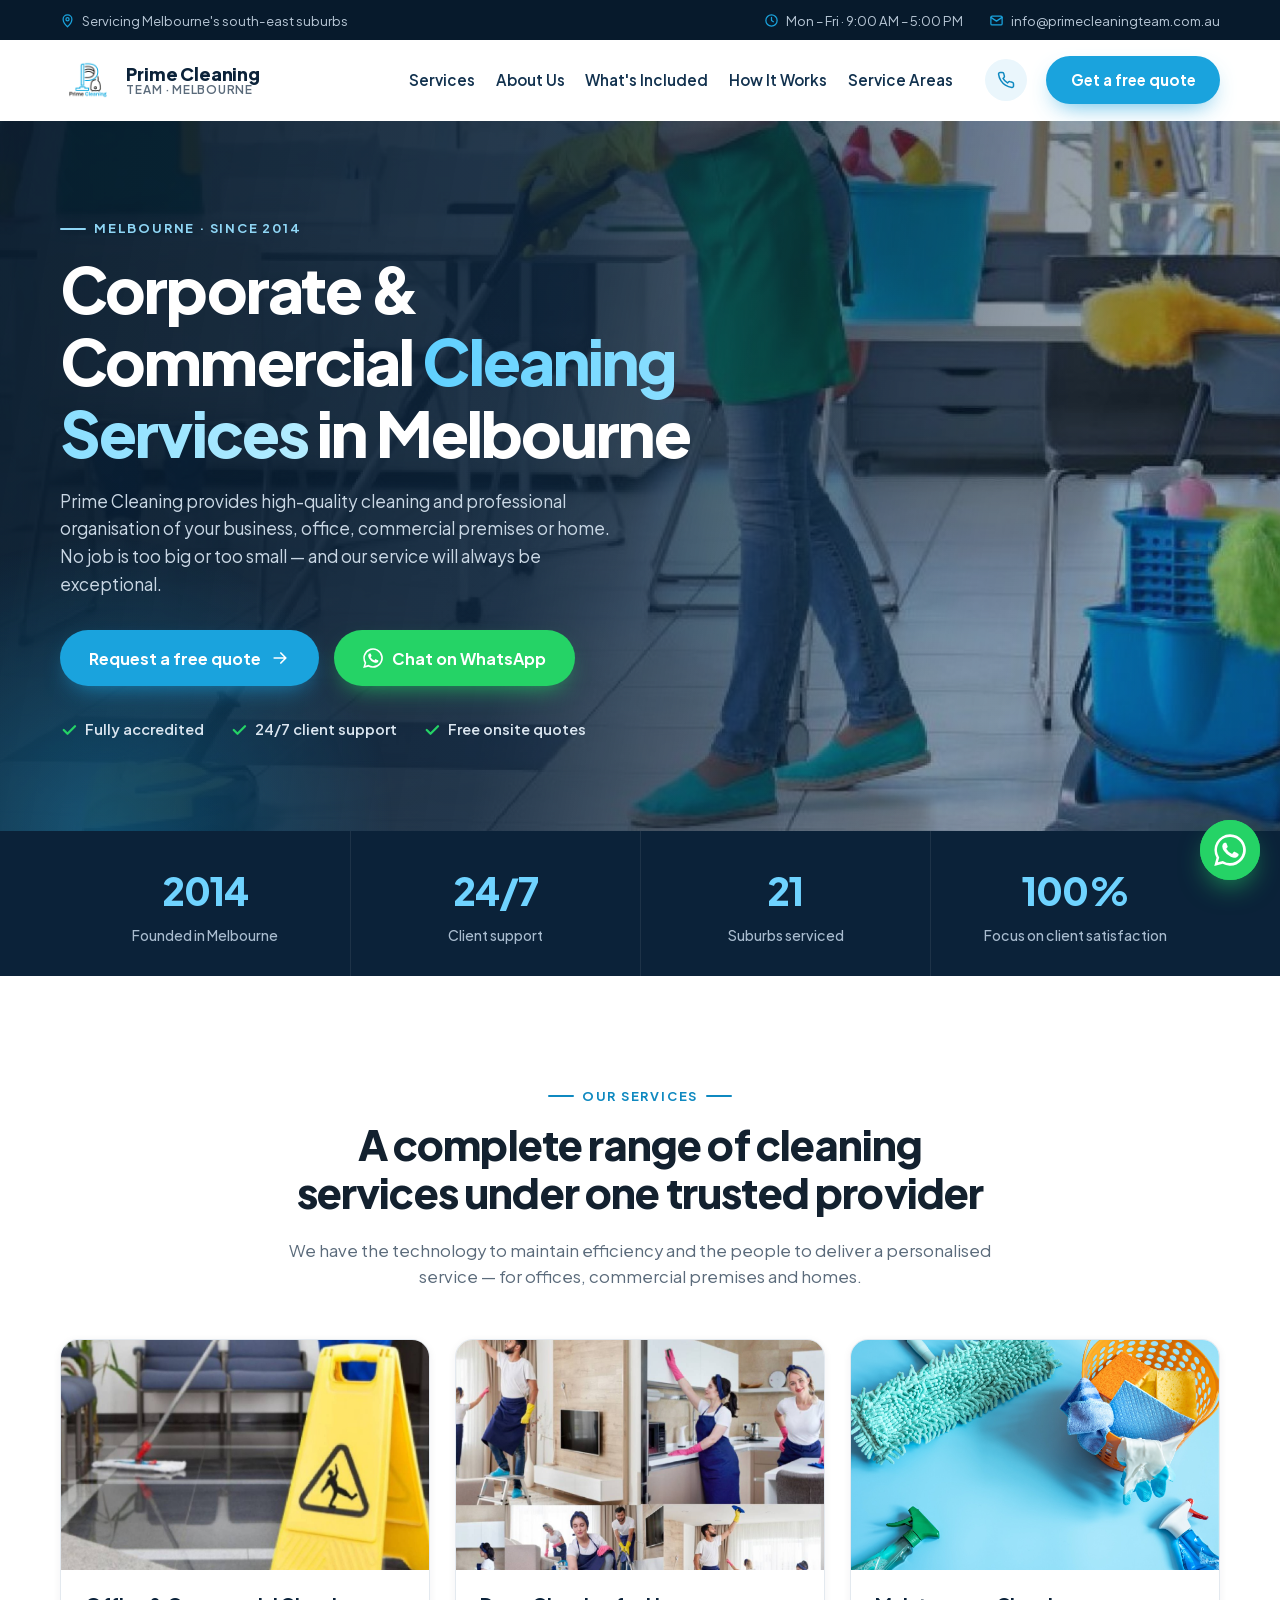
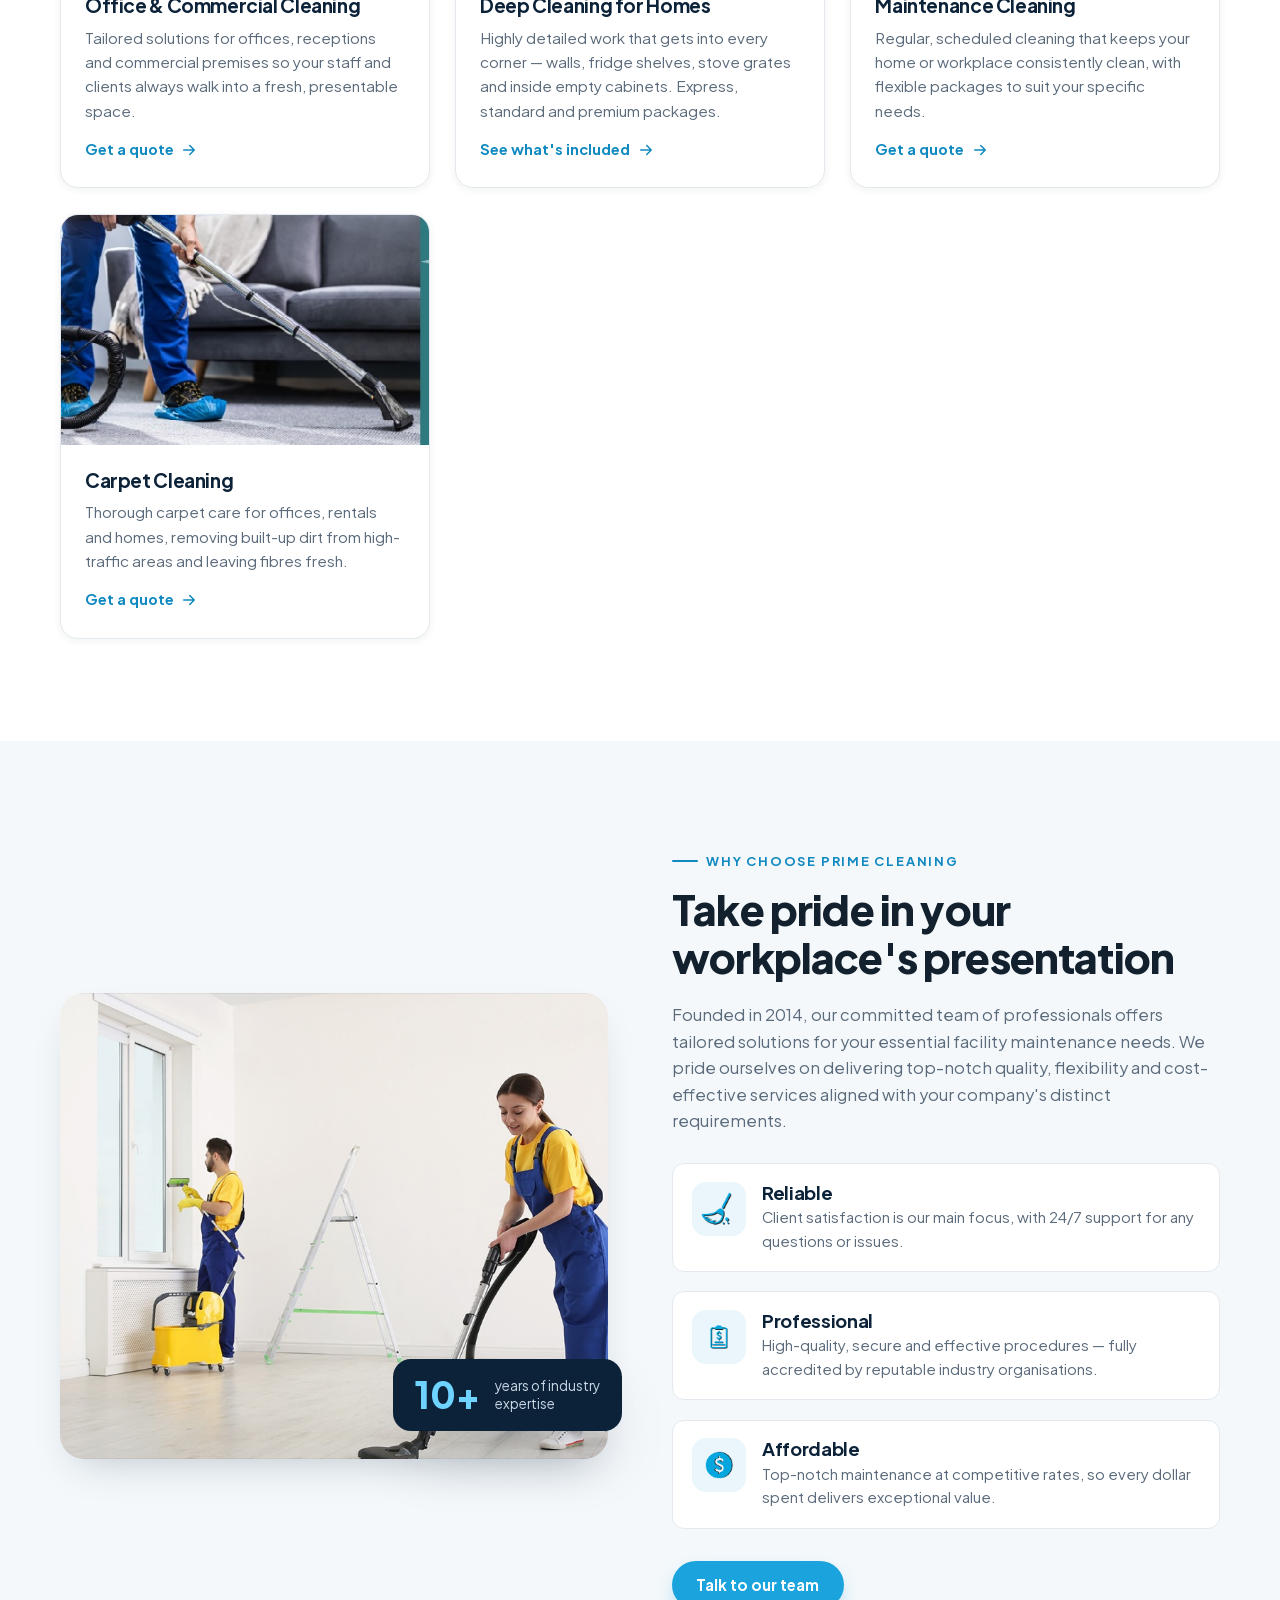
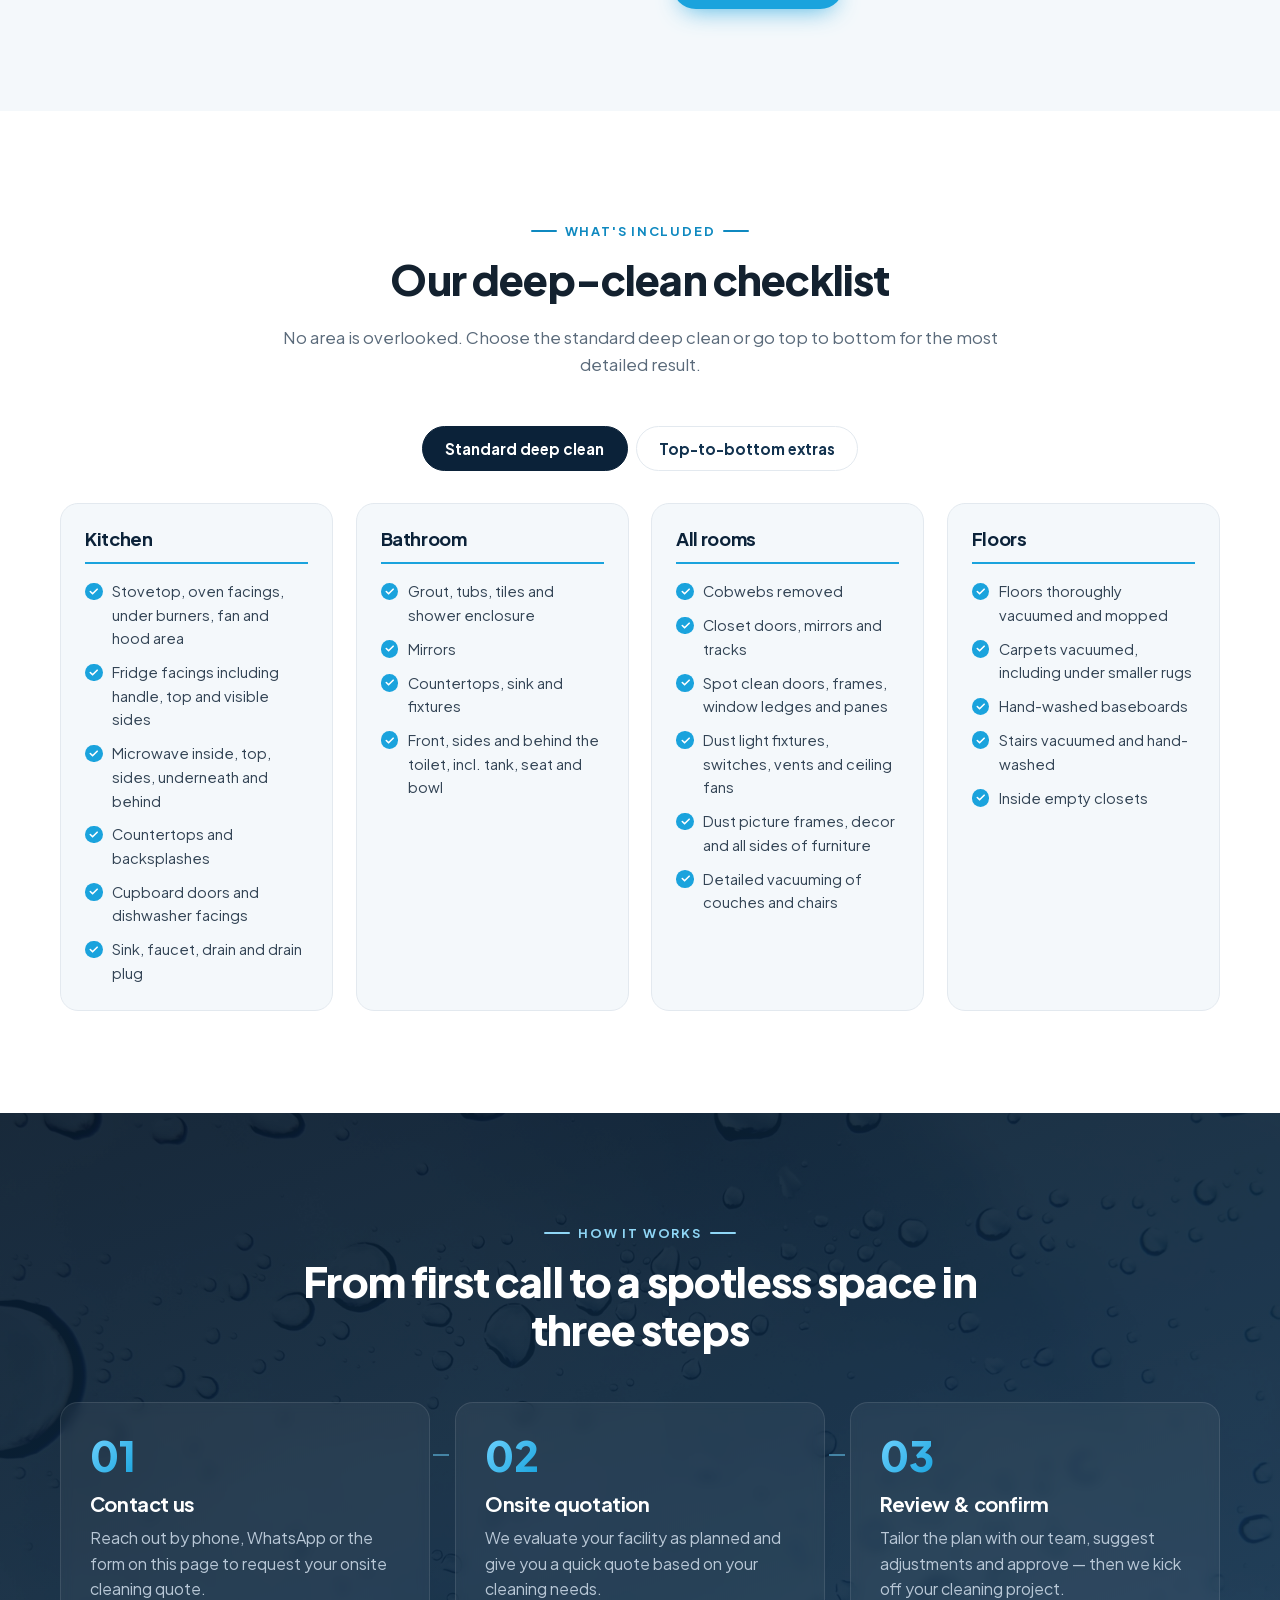
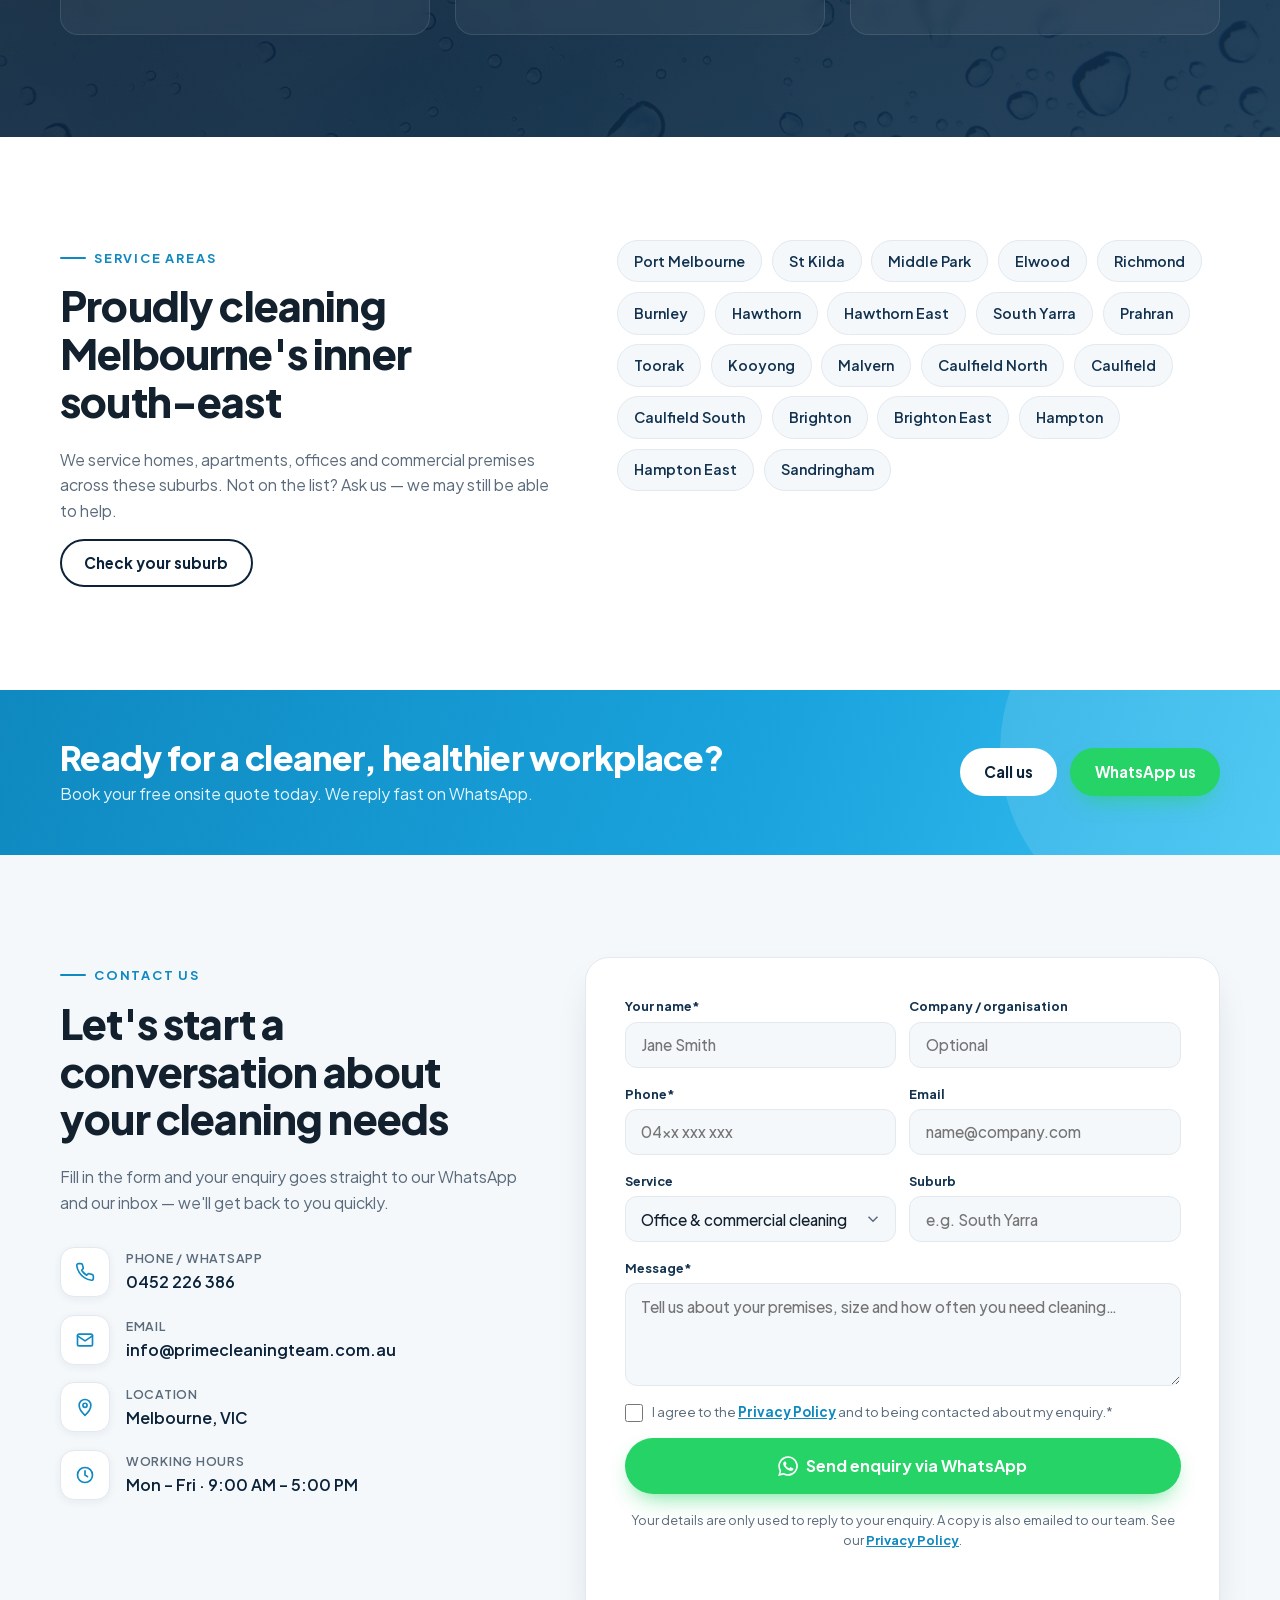
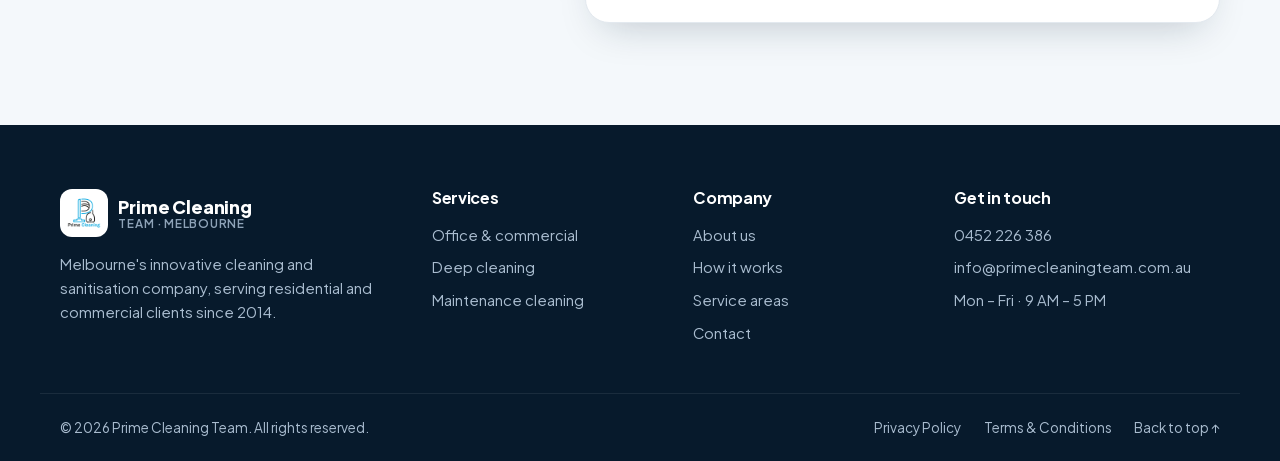
<file: index.html>
<!doctype html>
<html lang="en-AU" class="no-js">
<head>
  <meta charset="utf-8">
  <meta name="viewport" content="width=device-width, initial-scale=1">
  <title>Prime Cleaning Team | Commercial &amp; Residential Cleaning Melbourne</title>
  <meta name="description" content="Prime Cleaning Team provides professional office, commercial and residential cleaning across Melbourne since 2014. Reliable, fully accredited and affordable. Get a free onsite quote.">
  <meta name="theme-color" content="#0b2239">
  <link rel="icon" href="assets/img/logo.gif">
  <meta property="og:title" content="Prime Cleaning Team | Commercial & Residential Cleaning Melbourne">
  <meta property="og:description" content="Professional office, commercial and home cleaning across Melbourne. Free onsite quotes.">
  <meta property="og:image" content="assets/img/hero-03.jpg">
  <meta property="og:type" content="website">

  <link rel="preload" href="assets/fonts/plus-jakarta-sans-latin.woff2" as="font" type="font/woff2" crossorigin>
  <link rel="stylesheet" href="assets/css/styles.css">

  <script type="application/ld+json">
  {
    "@context": "https://schema.org",
    "@type": "HouseCleaningService",
    "name": "Prime Cleaning Team",
    "image": "assets/img/logo.gif",
    "telephone": "+61452226386",
    "email": "info@primecleaningteam.com.au",
    "foundingDate": "2014",
    "address": { "@type": "PostalAddress", "addressLocality": "Melbourne", "addressRegion": "VIC", "addressCountry": "AU" },
    "openingHours": "Mo-Fr 09:00-17:00",
    "areaServed": "Melbourne"
  }
  </script>
</head>
<body>

  <!-- ========== TOP BAR ========== -->
  <div class="topbar">
    <div class="container topbar__inner">
      <span class="topbar__item">
        <svg viewBox="0 0 24 24" aria-hidden="true"><path d="M12 22s7-6.2 7-12a7 7 0 1 0-14 0c0 5.8 7 12 7 12Z"/><circle cx="12" cy="10" r="2.5"/></svg>
        Servicing Melbourne's south-east suburbs
      </span>
      <span class="topbar__item topbar__hide-sm">
        <svg viewBox="0 0 24 24" aria-hidden="true"><circle cx="12" cy="12" r="9"/><path d="M12 7v5l3 2"/></svg>
        Mon – Fri · 9:00 AM – 5:00 PM
      </span>
      <a class="topbar__item" href="mailto:info@primecleaningteam.com.au">
        <svg viewBox="0 0 24 24" aria-hidden="true"><rect x="3" y="5" width="18" height="14" rx="2"/><path d="m3 7 9 6 9-6"/></svg>
        info@primecleaningteam.com.au
      </a>
    </div>
  </div>

  <!-- ========== HEADER ========== -->
  <header class="header" id="header">
    <div class="container header__inner">
      <a href="#top" class="brand" aria-label="Prime Cleaning Team – home">
        <img src="assets/img/logo.gif" alt="" width="56" height="56">
        <span class="brand__text"><strong>Prime Cleaning</strong><small>Team · Melbourne</small></span>
      </a>

      <nav class="nav" id="nav" aria-label="Main">
        <a href="#services">Services</a>
        <a href="#about">About Us</a>
        <a href="#checklist">What's Included</a>
        <a href="#process">How It Works</a>
        <a href="#areas">Service Areas</a>
        <a href="#contact" class="nav__cta-mobile btn btn--primary">Get a free quote</a>
      </nav>

      <div class="header__actions">
        <a href="tel:+61452226386" class="header__phone">
          <span class="header__phone-icon"><svg viewBox="0 0 24 24" aria-hidden="true"><path d="M22 16.9v3a2 2 0 0 1-2.2 2 19.8 19.8 0 0 1-8.6-3.1 19.5 19.5 0 0 1-6-6A19.8 19.8 0 0 1 2.1 4.2 2 2 0 0 1 4.1 2h3a2 2 0 0 1 2 1.7c.1 1 .4 1.9.7 2.8a2 2 0 0 1-.5 2.1L8 9.9a16 16 0 0 0 6 6l1.3-1.3a2 2 0 0 1 2.1-.4c.9.3 1.8.6 2.8.7a2 2 0 0 1 1.7 2Z"/></svg></span>
          <span><small>Call us</small>0452 226 386</span>
        </a>
        <a href="#contact" class="btn btn--primary header__cta">Get a free quote</a>
        <button class="burger" id="burger" aria-label="Open menu" aria-expanded="false" aria-controls="nav">
          <span></span><span></span><span></span>
        </button>
      </div>
    </div>
  </header>

  <main id="top">

    <!-- ========== HERO ========== -->
    <section class="hero">
      <div class="hero__bg" aria-hidden="true"></div>
      <div class="container hero__inner">
        <div class="hero__copy reveal">
          <span class="eyebrow eyebrow--light">Melbourne · Since 2014</span>
          <h1>Corporate &amp; Commercial <span class="hl">Cleaning Services</span> in Melbourne</h1>
          <p class="hero__lead">
            Prime Cleaning provides high-quality cleaning and professional organisation of your
            business, office, commercial premises or home. No job is too big or too small —
            and our service will always be exceptional.
          </p>
          <div class="hero__buttons">
            <a href="#contact" class="btn btn--primary btn--lg">
              Request a free quote
              <svg viewBox="0 0 24 24" aria-hidden="true"><path d="M5 12h14M13 6l6 6-6 6"/></svg>
            </a>
            <a href="https://wa.me/61452226386?text=Hi%20Prime%20Cleaning%2C%20I%27d%20like%20a%20quote." class="btn btn--whatsapp btn--lg" target="_blank" rel="noopener">
              <svg viewBox="0 0 24 24" aria-hidden="true" class="fill"><path d="M17.5 14.4c-.3-.1-1.8-.9-2-1s-.5-.1-.7.1-.8 1-.9 1.2-.3.2-.6.1a8 8 0 0 1-4-3.5c-.3-.5.3-.5.9-1.6.1-.2 0-.4 0-.5l-.9-2.2c-.2-.6-.5-.5-.7-.5h-.6a1.1 1.1 0 0 0-.8.4 3.4 3.4 0 0 0-1 2.5 5.9 5.9 0 0 0 1.2 3.1 13.5 13.5 0 0 0 5.2 4.6c1.9.8 2.7.9 3.6.7a3 3 0 0 0 2-1.4 2.4 2.4 0 0 0 .2-1.4c-.1-.1-.3-.2-.6-.3ZM12 21.8a9.8 9.8 0 0 1-5-1.4l-.4-.2-3.7 1 1-3.6-.2-.4A9.8 9.8 0 1 1 12 21.8Zm0-21.6A11.8 11.8 0 0 0 1.9 17.9L.2 24l6.3-1.6A11.8 11.8 0 1 0 12 .2Z"/></svg>
              Chat on WhatsApp
            </a>
          </div>
          <ul class="hero__trust">
            <li><svg viewBox="0 0 24 24" aria-hidden="true"><path d="m5 12 5 5L20 7"/></svg>Fully accredited</li>
            <li><svg viewBox="0 0 24 24" aria-hidden="true"><path d="m5 12 5 5L20 7"/></svg>24/7 client support</li>
            <li><svg viewBox="0 0 24 24" aria-hidden="true"><path d="m5 12 5 5L20 7"/></svg>Free onsite quotes</li>
          </ul>
        </div>

      </div>
    </section>

    <!-- ========== STATS STRIP ========== -->
    <section class="stats" aria-label="Key facts">
      <div class="container stats__grid">
        <div class="stat reveal"><strong data-count="2014">2014</strong><span>Founded in Melbourne</span></div>
        <div class="stat reveal" style="--d:.08s"><strong>24/7</strong><span>Client support</span></div>
        <div class="stat reveal" style="--d:.16s"><strong data-count="21">21</strong><span>Suburbs serviced</span></div>
        <div class="stat reveal" style="--d:.24s"><strong>100%</strong><span>Focus on client satisfaction</span></div>
      </div>
    </section>

    <!-- ========== SERVICES ========== -->
    <section class="section" id="services">
      <div class="container">
        <div class="section__head reveal">
          <span class="eyebrow">Our services</span>
          <h2>A complete range of cleaning services under one trusted provider</h2>
          <p>We have the technology to maintain efficiency and the people to deliver a personalised service — for offices, commercial premises and homes.</p>
        </div>

        <div class="cards">
          <article class="card reveal">
            <div class="card__img"><img src="assets/img/hero-04.jpg" alt="Office reception floor being mopped" loading="lazy"></div>
            <div class="card__body">
              <h3>Office &amp; Commercial Cleaning</h3>
              <p>Tailored solutions for offices, receptions and commercial premises so your staff and clients always walk into a fresh, presentable space.</p>
              <a href="#contact" class="card__link">Get a quote <svg viewBox="0 0 24 24" aria-hidden="true"><path d="M5 12h14M13 6l6 6-6 6"/></svg></a>
            </div>
          </article>

          <article class="card reveal" style="--d:.08s">
            <div class="card__img"><img src="assets/img/hero-02.jpg" alt="Cleaning team working in a living room and kitchen" loading="lazy"></div>
            <div class="card__body">
              <h3>Deep Cleaning for Homes</h3>
              <p>Highly detailed work that gets into every corner — walls, fridge shelves, stove grates and inside empty cabinets. Express, standard and premium packages.</p>
              <a href="#checklist" class="card__link">See what's included <svg viewBox="0 0 24 24" aria-hidden="true"><path d="M5 12h14M13 6l6 6-6 6"/></svg></a>
            </div>
          </article>

          <article class="card reveal" style="--d:.16s">
            <div class="card__img"><img src="assets/img/supplies.jpg" alt="Cleaning supplies on a blue background" loading="lazy"></div>
            <div class="card__body">
              <h3>Maintenance Cleaning</h3>
              <p>Regular, scheduled cleaning that keeps your home or workplace consistently clean, with flexible packages to suit your specific needs.</p>
              <a href="#contact" class="card__link">Get a quote <svg viewBox="0 0 24 24" aria-hidden="true"><path d="M5 12h14M13 6l6 6-6 6"/></svg></a>
            </div>
          </article>

          <article class="card reveal" style="--d:.08s">
            <div class="card__img"><img src="assets/img/svc-car.jpg" alt="Professional carpet cleaning with a vacuum" loading="lazy"></div>
            <div class="card__body">
              <h3>Carpet Cleaning</h3>
              <p>Thorough carpet care for offices, rentals and homes, removing built-up dirt from high-traffic areas and leaving fibres fresh.</p>
              <a href="#contact" class="card__link">Get a quote <svg viewBox="0 0 24 24" aria-hidden="true"><path d="M5 12h14M13 6l6 6-6 6"/></svg></a>
            </div>
          </article>

        </div>
      </div>
    </section>

    <!-- ========== ABOUT / WHY US ========== -->
    <section class="section section--tint" id="about">
      <div class="container split">
        <div class="split__media reveal">
          <img src="assets/img/team.jpg" alt="Prime Cleaning team cleaning a bright apartment" loading="lazy">
          <div class="badge-float">
            <strong>10+</strong>
            <span>years of industry<br>expertise</span>
          </div>
        </div>
        <div class="split__copy reveal" style="--d:.1s">
          <span class="eyebrow">Why choose Prime Cleaning</span>
          <h2>Take pride in your workplace's presentation</h2>
          <p>
            Founded in 2014, our committed team of professionals offers tailored solutions for your
            essential facility maintenance needs. We pride ourselves on delivering top-notch quality,
            flexibility and cost-effective services aligned with your company's distinct requirements.
          </p>

          <div class="features">
            <div class="feature">
              <span class="feature__icon"><img src="assets/img/icons-08.png" alt=""></span>
              <div><h3>Reliable</h3><p>Client satisfaction is our main focus, with 24/7 support for any questions or issues.</p></div>
            </div>
            <div class="feature">
              <span class="feature__icon"><img src="assets/img/icons-02.png" alt=""></span>
              <div><h3>Professional</h3><p>High-quality, secure and effective procedures — fully accredited by reputable industry organisations.</p></div>
            </div>
            <div class="feature">
              <span class="feature__icon"><img src="assets/img/icons-01.png" alt=""></span>
              <div><h3>Affordable</h3><p>Top-notch maintenance at competitive rates, so every dollar spent delivers exceptional value.</p></div>
            </div>
          </div>

          <a href="#contact" class="btn btn--primary">Talk to our team</a>
        </div>
      </div>
    </section>

    <!-- ========== CHECKLIST ========== -->
    <section class="section" id="checklist">
      <div class="container">
        <div class="section__head reveal">
          <span class="eyebrow">What's included</span>
          <h2>Our deep-clean checklist</h2>
          <p>No area is overlooked. Choose the standard deep clean or go top to bottom for the most detailed result.</p>
        </div>

        <div class="tabs reveal" data-tabs>
          <div class="tabs__list" role="tablist">
            <button role="tab" aria-selected="true" aria-controls="tab-standard" id="t-standard">Standard deep clean</button>
            <button role="tab" aria-selected="false" aria-controls="tab-top" id="t-top" tabindex="-1">Top-to-bottom extras</button>
          </div>

          <div class="tabs__panel" role="tabpanel" id="tab-standard" aria-labelledby="t-standard">
            <div class="checklist">
              <div class="checklist__col">
                <h3>Kitchen</h3>
                <ul>
                  <li>Stovetop, oven facings, under burners, fan and hood area</li>
                  <li>Fridge facings including handle, top and visible sides</li>
                  <li>Microwave inside, top, sides, underneath and behind</li>
                  <li>Countertops and backsplashes</li>
                  <li>Cupboard doors and dishwasher facings</li>
                  <li>Sink, faucet, drain and drain plug</li>
                </ul>
              </div>
              <div class="checklist__col">
                <h3>Bathroom</h3>
                <ul>
                  <li>Grout, tubs, tiles and shower enclosure</li>
                  <li>Mirrors</li>
                  <li>Countertops, sink and fixtures</li>
                  <li>Front, sides and behind the toilet, incl. tank, seat and bowl</li>
                </ul>
              </div>
              <div class="checklist__col">
                <h3>All rooms</h3>
                <ul>
                  <li>Cobwebs removed</li>
                  <li>Closet doors, mirrors and tracks</li>
                  <li>Spot clean doors, frames, window ledges and panes</li>
                  <li>Dust light fixtures, switches, vents and ceiling fans</li>
                  <li>Dust picture frames, decor and all sides of furniture</li>
                  <li>Detailed vacuuming of couches and chairs</li>
                </ul>
              </div>
              <div class="checklist__col">
                <h3>Floors</h3>
                <ul>
                  <li>Floors thoroughly vacuumed and mopped</li>
                  <li>Carpets vacuumed, including under smaller rugs</li>
                  <li>Hand-washed baseboards</li>
                  <li>Stairs vacuumed and hand-washed</li>
                  <li>Inside empty closets</li>
                </ul>
              </div>
            </div>
          </div>

          <div class="tabs__panel" role="tabpanel" id="tab-top" aria-labelledby="t-top" hidden>
            <div class="checklist">
              <div class="checklist__col">
                <h3>Kitchen</h3>
                <ul>
                  <li>Inside of fridge</li>
                  <li>Sides of fridge and oven (pulled out)</li>
                  <li>Inside of oven, including oven grates*</li>
                  <li>Inside and top of empty cupboards and drawers</li>
                </ul>
              </div>
              <div class="checklist__col">
                <h3>Bathroom</h3>
                <ul>
                  <li>Wastebaskets emptied, washed and relined</li>
                  <li>Cups, toothbrush and soap holders</li>
                  <li>Inside and top of cupboards and drawers*</li>
                </ul>
              </div>
              <div class="checklist__col">
                <h3>All rooms</h3>
                <ul>
                  <li>Tops and sides of laundry appliances</li>
                  <li>Mouldings, woodwork, sills and ledges hand-wiped</li>
                  <li>Dust top of and behind books</li>
                  <li>Garbage cans emptied, washed and relined</li>
                  <li>Window interiors and exteriors*</li>
                  <li>Spot-wash walls (latex-painted only)*</li>
                </ul>
              </div>
              <div class="checklist__col">
                <h3>Floors</h3>
                <ul>
                  <li>Floor surrounding laundry appliances</li>
                  <li>Under area rugs</li>
                  <li>Behind large furniture*</li>
                  <li>Behind large appliances*</li>
                </ul>
              </div>
            </div>
            <p class="small-note">* Where safely possible and weather permitting.</p>
          </div>
        </div>
      </div>
    </section>

    <!-- ========== PROCESS ========== -->
    <section class="section section--dark" id="process">
      <div class="container">
        <div class="section__head section__head--light reveal">
          <span class="eyebrow eyebrow--light">How it works</span>
          <h2>From first call to a spotless space in three steps</h2>
        </div>
        <ol class="steps">
          <li class="step reveal">
            <span class="step__num">01</span>
            <h3>Contact us</h3>
            <p>Reach out by phone, WhatsApp or the form on this page to request your onsite cleaning quote.</p>
          </li>
          <li class="step reveal" style="--d:.1s">
            <span class="step__num">02</span>
            <h3>Onsite quotation</h3>
            <p>We evaluate your facility as planned and give you a quick quote based on your cleaning needs.</p>
          </li>
          <li class="step reveal" style="--d:.2s">
            <span class="step__num">03</span>
            <h3>Review &amp; confirm</h3>
            <p>Tailor the plan with our team, suggest adjustments and approve — then we kick off your cleaning project.</p>
          </li>
        </ol>
      </div>
    </section>

    <!-- ========== AREAS ========== -->
    <section class="section" id="areas">
      <div class="container split split--areas">
        <div class="reveal">
          <span class="eyebrow">Service areas</span>
          <h2>Proudly cleaning Melbourne's inner south-east</h2>
          <p>We service homes, apartments, offices and commercial premises across these suburbs. Not on the list? Ask us — we may still be able to help.</p>
          <a href="#contact" class="btn btn--outline">Check your suburb</a>
        </div>
        <ul class="chips reveal" style="--d:.1s">
          <li>Port Melbourne</li><li>St Kilda</li><li>Middle Park</li><li>Elwood</li><li>Richmond</li>
          <li>Burnley</li><li>Hawthorn</li><li>Hawthorn East</li><li>South Yarra</li><li>Prahran</li>
          <li>Toorak</li><li>Kooyong</li><li>Malvern</li><li>Caulfield North</li><li>Caulfield</li>
          <li>Caulfield South</li><li>Brighton</li><li>Brighton East</li><li>Hampton</li><li>Hampton East</li>
          <li>Sandringham</li>
        </ul>
      </div>
    </section>

    <!-- ========== CTA BAND ========== -->
    <section class="cta-band">
      <div class="container cta-band__inner reveal">
        <div>
          <h2>Ready for a cleaner, healthier workplace?</h2>
          <p>Book your free onsite quote today. We reply fast on WhatsApp.</p>
        </div>
        <div class="cta-band__buttons">
          <a href="tel:+61452226386" class="btn btn--white">Call us</a>
          <a href="https://wa.me/61452226386?text=Hi%20Prime%20Cleaning%2C%20I%27d%20like%20a%20quote." class="btn btn--whatsapp" target="_blank" rel="noopener">WhatsApp us</a>
        </div>
      </div>
    </section>

    <!-- ========== CONTACT ========== -->
    <section class="section section--tint" id="contact">
      <div class="container contact">
        <div class="contact__info reveal">
          <span class="eyebrow">Contact us</span>
          <h2>Let's start a conversation about your cleaning needs</h2>
          <p>Fill in the form and your enquiry goes straight to our WhatsApp and our inbox — we'll get back to you quickly.</p>

          <ul class="contact__list">
            <li>
              <span class="contact__icon"><svg viewBox="0 0 24 24" aria-hidden="true"><path d="M22 16.9v3a2 2 0 0 1-2.2 2 19.8 19.8 0 0 1-8.6-3.1 19.5 19.5 0 0 1-6-6A19.8 19.8 0 0 1 2.1 4.2 2 2 0 0 1 4.1 2h3a2 2 0 0 1 2 1.7c.1 1 .4 1.9.7 2.8a2 2 0 0 1-.5 2.1L8 9.9a16 16 0 0 0 6 6l1.3-1.3a2 2 0 0 1 2.1-.4c.9.3 1.8.6 2.8.7a2 2 0 0 1 1.7 2Z"/></svg></span>
              <div><small>Phone / WhatsApp</small><a href="tel:+61452226386">0452 226 386</a></div>
            </li>
            <li>
              <span class="contact__icon"><svg viewBox="0 0 24 24" aria-hidden="true"><rect x="3" y="5" width="18" height="14" rx="2"/><path d="m3 7 9 6 9-6"/></svg></span>
              <div><small>Email</small><a href="mailto:info@primecleaningteam.com.au">info@primecleaningteam.com.au</a></div>
            </li>
            <li>
              <span class="contact__icon"><svg viewBox="0 0 24 24" aria-hidden="true"><path d="M12 22s7-6.2 7-12a7 7 0 1 0-14 0c0 5.8 7 12 7 12Z"/><circle cx="12" cy="10" r="2.5"/></svg></span>
              <div><small>Location</small>Melbourne, VIC</div>
            </li>
            <li>
              <span class="contact__icon"><svg viewBox="0 0 24 24" aria-hidden="true"><circle cx="12" cy="12" r="9"/><path d="M12 7v5l3 2"/></svg></span>
              <div><small>Working hours</small>Mon – Fri · 9:00 AM – 5:00 PM</div>
            </li>
          </ul>
        </div>

        <div class="contact__form reveal" style="--d:.1s">
          <form class="lead-form lead-form--big" data-lead-form novalidate>
            <div class="field-grid">
              <label class="field">
                <span>Your name*</span>
                <input type="text" name="name" autocomplete="name" placeholder="Jane Smith" required>
              </label>
              <label class="field">
                <span>Company / organisation</span>
                <input type="text" name="company" autocomplete="organization" placeholder="Optional">
              </label>
            </div>
            <div class="field-grid">
              <label class="field">
                <span>Phone*</span>
                <input type="tel" name="phone" autocomplete="tel" placeholder="04xx xxx xxx" required>
              </label>
              <label class="field">
                <span>Email</span>
                <input type="email" name="email" autocomplete="email" placeholder="name@company.com">
              </label>
            </div>
            <div class="field-grid">
              <label class="field">
                <span>Service</span>
                <select name="service">
                  <option>Office &amp; commercial cleaning</option>
                  <option>Deep cleaning for homes</option>
                  <option>Maintenance cleaning</option>
                  <option>Carpet cleaning</option>
                  <option>Other</option>
                </select>
              </label>
              <label class="field">
                <span>Suburb</span>
                <input type="text" name="suburb" placeholder="e.g. South Yarra">
              </label>
            </div>
            <label class="field">
              <span>Message*</span>
              <textarea name="message" rows="4" placeholder="Tell us about your premises, size and how often you need cleaning…" required></textarea>
            </label>
            <label class="consent">
              <input type="checkbox" name="consent" value="yes" required>
              <span>I agree to the <a href="privacy.html" target="_blank">Privacy Policy</a> and to being contacted about my enquiry.*</span>
            </label>
            <input type="text" name="website" class="hp" tabindex="-1" autocomplete="off" aria-hidden="true">

            <button type="submit" class="btn btn--whatsapp btn--block btn--lg">
              <svg viewBox="0 0 24 24" aria-hidden="true" class="fill"><path d="M17.5 14.4c-.3-.1-1.8-.9-2-1s-.5-.1-.7.1-.8 1-.9 1.2-.3.2-.6.1a8 8 0 0 1-4-3.5c-.3-.5.3-.5.9-1.6.1-.2 0-.4 0-.5l-.9-2.2c-.2-.6-.5-.5-.7-.5h-.6a1.1 1.1 0 0 0-.8.4 3.4 3.4 0 0 0-1 2.5 5.9 5.9 0 0 0 1.2 3.1 13.5 13.5 0 0 0 5.2 4.6c1.9.8 2.7.9 3.6.7a3 3 0 0 0 2-1.4 2.4 2.4 0 0 0 .2-1.4c-.1-.1-.3-.2-.6-.3ZM12 21.8a9.8 9.8 0 0 1-5-1.4l-.4-.2-3.7 1 1-3.6-.2-.4A9.8 9.8 0 1 1 12 21.8Zm0-21.6A11.8 11.8 0 0 0 1.9 17.9L.2 24l6.3-1.6A11.8 11.8 0 1 0 12 .2Z"/></svg>
              Send enquiry via WhatsApp
            </button>
            <p class="form-note">Your details are only used to reply to your enquiry. A copy is also emailed to our team. See our <a href="privacy.html">Privacy Policy</a>.</p>
            <p class="form-status" role="status" aria-live="polite"></p>
          </form>
        </div>
      </div>
    </section>
  </main>

  <!-- ========== FOOTER ========== -->
  <footer class="footer">
    <div class="container footer__grid">
      <div>
        <a href="#top" class="brand brand--light">
          <img src="assets/img/logo.gif" alt="" width="48" height="48">
          <span class="brand__text"><strong>Prime Cleaning</strong><small>Team · Melbourne</small></span>
        </a>
        <p>Melbourne's innovative cleaning and sanitisation company, serving residential and commercial clients since 2014.</p>
      </div>
      <div>
        <h4>Services</h4>
        <ul>
          <li><a href="#services">Office &amp; commercial</a></li>
          <li><a href="#services">Deep cleaning</a></li>
          <li><a href="#services">Maintenance cleaning</a></li>
        </ul>
      </div>
      <div>
        <h4>Company</h4>
        <ul>
          <li><a href="#about">About us</a></li>
          <li><a href="#process">How it works</a></li>
          <li><a href="#areas">Service areas</a></li>
          <li><a href="#contact">Contact</a></li>
        </ul>
      </div>
      <div>
        <h4>Get in touch</h4>
        <ul>
          <li><a href="tel:+61452226386">0452 226 386</a></li>
          <li><a href="mailto:info@primecleaningteam.com.au">info@primecleaningteam.com.au</a></li>
          <li>Mon – Fri · 9 AM – 5 PM</li>
        </ul>
      </div>
    </div>
    <div class="container footer__bottom">
      <span>© <span id="year">2026</span> Prime Cleaning Team. All rights reserved.</span>
      <span class="footer__legal">
        <a href="privacy.html">Privacy Policy</a>
        <a href="terms.html">Terms &amp; Conditions</a>
        <a href="#top">Back to top ↑</a>
      </span>
    </div>
  </footer>

  <!-- Floating WhatsApp button -->
  <a class="wa-float" href="https://wa.me/61452226386?text=Hi%20Prime%20Cleaning%2C%20I%27d%20like%20a%20quote." target="_blank" rel="noopener" aria-label="Chat with us on WhatsApp">
    <svg viewBox="0 0 24 24" aria-hidden="true" class="fill"><path d="M17.5 14.4c-.3-.1-1.8-.9-2-1s-.5-.1-.7.1-.8 1-.9 1.2-.3.2-.6.1a8 8 0 0 1-4-3.5c-.3-.5.3-.5.9-1.6.1-.2 0-.4 0-.5l-.9-2.2c-.2-.6-.5-.5-.7-.5h-.6a1.1 1.1 0 0 0-.8.4 3.4 3.4 0 0 0-1 2.5 5.9 5.9 0 0 0 1.2 3.1 13.5 13.5 0 0 0 5.2 4.6c1.9.8 2.7.9 3.6.7a3 3 0 0 0 2-1.4 2.4 2.4 0 0 0 .2-1.4c-.1-.1-.3-.2-.6-.3ZM12 21.8a9.8 9.8 0 0 1-5-1.4l-.4-.2-3.7 1 1-3.6-.2-.4A9.8 9.8 0 1 1 12 21.8Zm0-21.6A11.8 11.8 0 0 0 1.9 17.9L.2 24l6.3-1.6A11.8 11.8 0 1 0 12 .2Z"/></svg>
  </a>

  <script src="assets/js/main.js" defer></script>
</body>
</html>
</file>
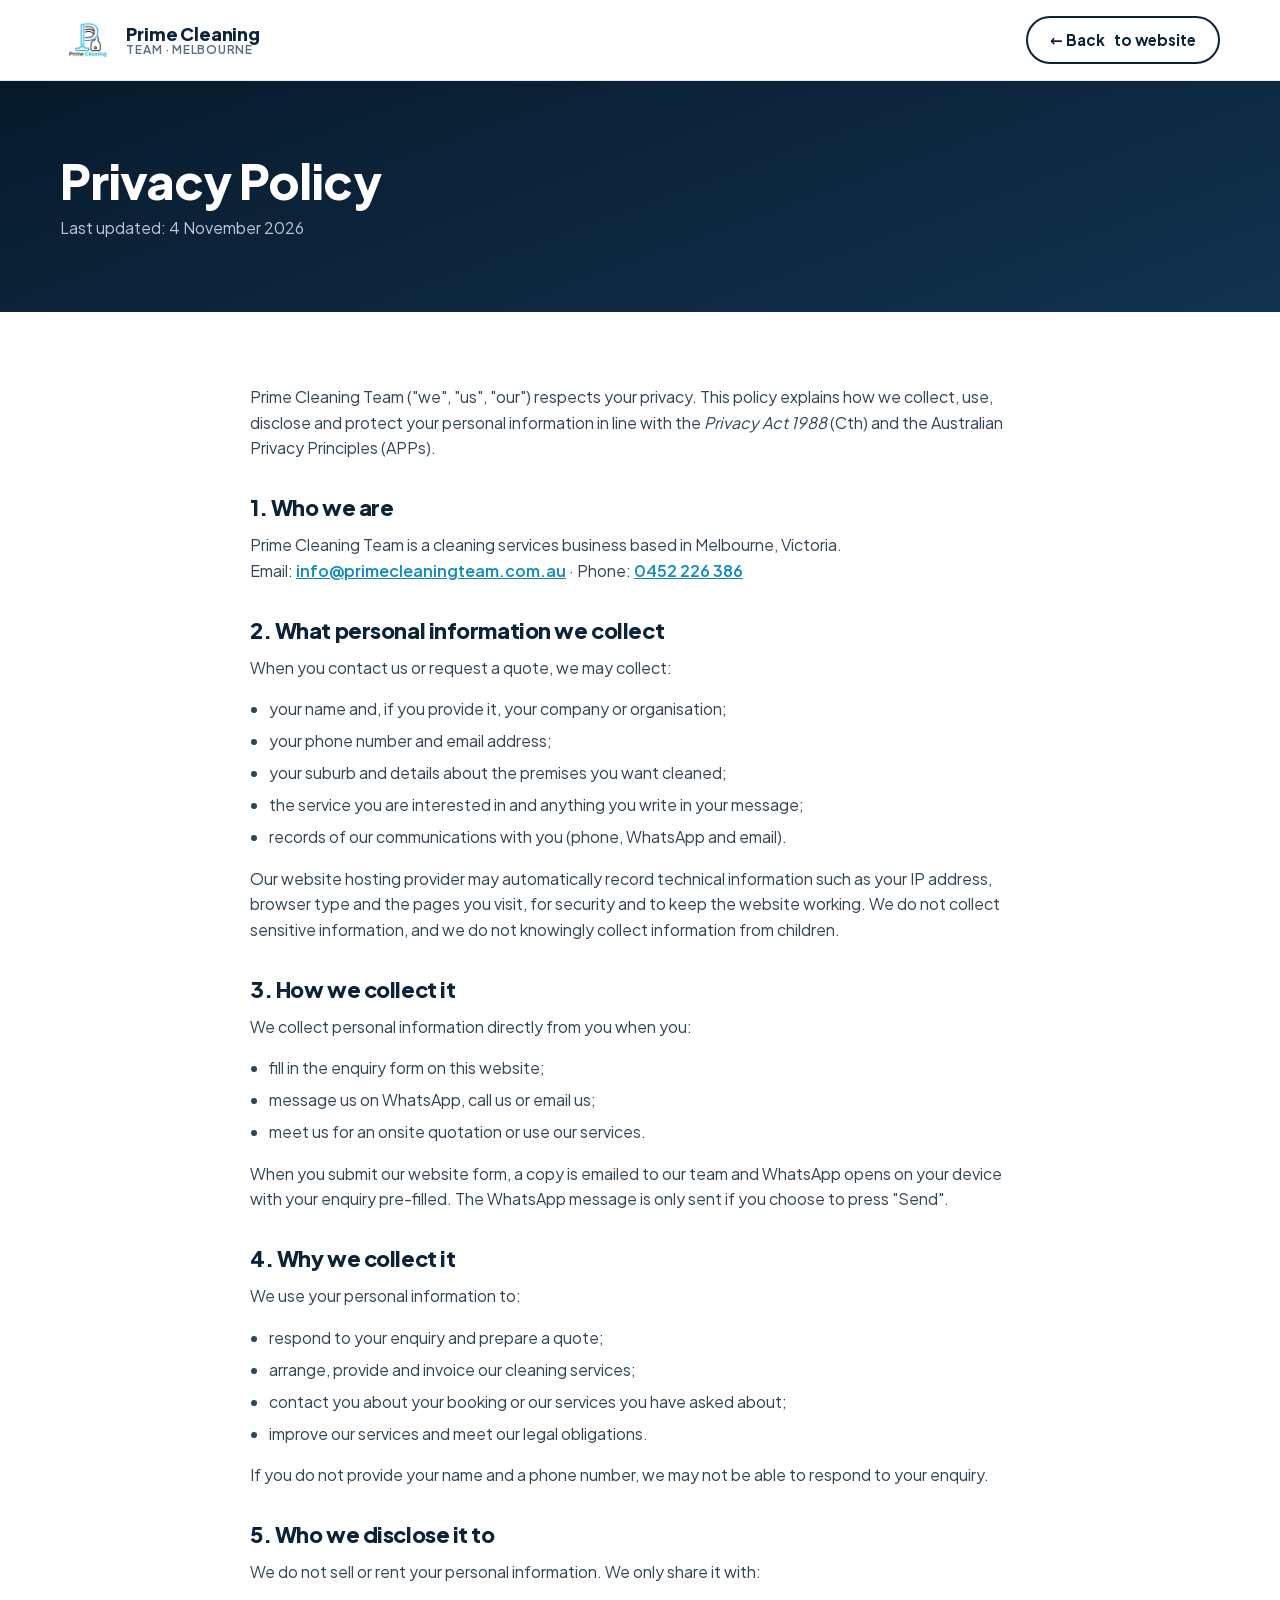
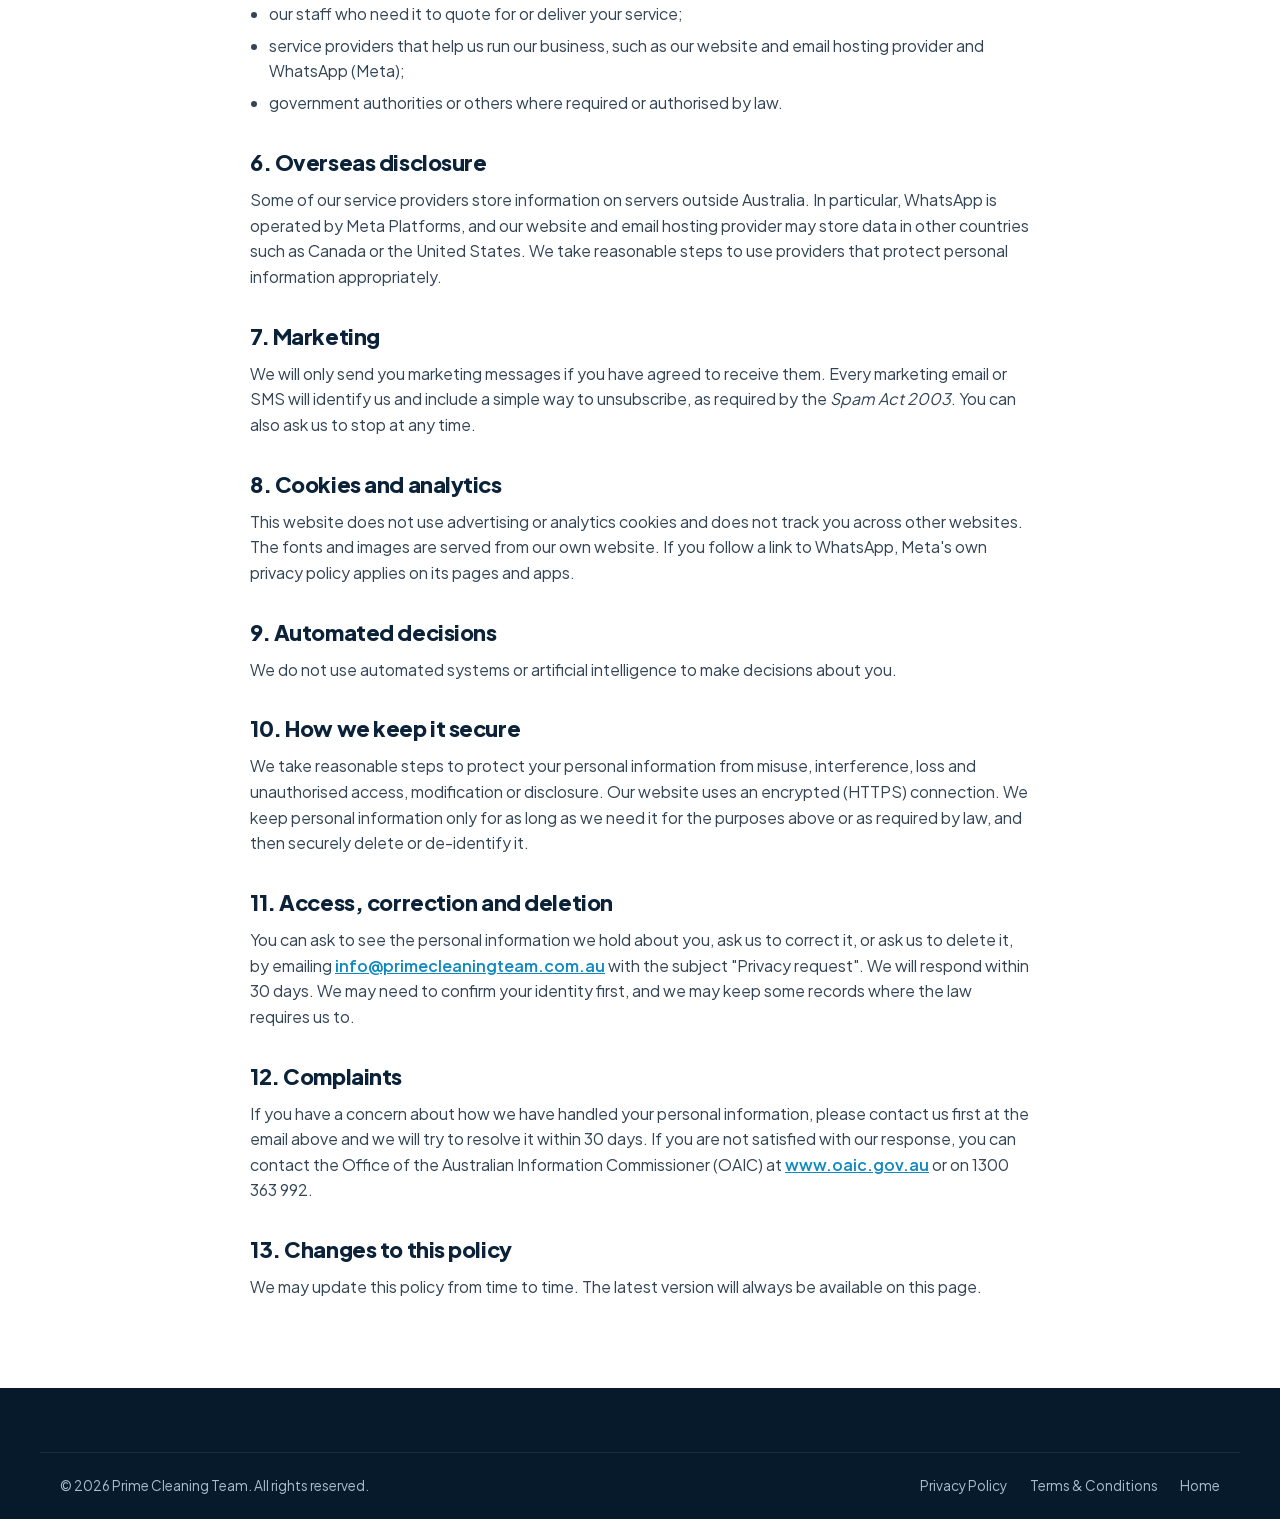
<file: privacy.html>
<!doctype html>
<html lang="en-AU">
<head>
  <meta charset="utf-8">
  <meta name="viewport" content="width=device-width, initial-scale=1">
  <title>Privacy Policy | Prime Cleaning Team</title>
  <meta name="description" content="How Prime Cleaning Team collects, uses and protects your personal information.">
  <meta name="theme-color" content="#0b2239">
  <link rel="icon" href="assets/img/logo.gif">
  <link rel="preload" href="assets/fonts/plus-jakarta-sans-latin.woff2" as="font" type="font/woff2" crossorigin>
  <link rel="stylesheet" href="assets/css/styles.css">
</head>
<body>
  <!-- DRAFT based on the Australian Privacy Principles (APP 1.4). Have it reviewed by a lawyer before publishing. -->
  <header class="header is-scrolled">
    <div class="container header__inner">
      <a href="index.html" class="brand" aria-label="Prime Cleaning Team – home">
        <img src="assets/img/logo.gif" alt="" width="56" height="56">
        <span class="brand__text"><strong>Prime Cleaning</strong><small>Team · Melbourne</small></span>
      </a>
      <a href="index.html" class="btn btn--outline header__back">← Back<span class="hide-sm"> to website</span></a>
    </div>
  </header>

  <main>
    <section class="legal-hero">
      <div class="container">
        <h1>Privacy Policy</h1>
        <p>Last updated: 4 November 2026</p>
      </div>
    </section>

    <section class="legal">
      <div class="container">
        <p>
          Prime Cleaning Team ("we", "us", "our") respects your privacy. This policy explains how we collect,
          use, disclose and protect your personal information in line with the <em>Privacy Act 1988</em> (Cth)
          and the Australian Privacy Principles (APPs).
        </p>

        <h2>1. Who we are</h2>
        <p>
          Prime Cleaning Team is a cleaning services business based in Melbourne, Victoria.<br>
          Email: <a href="mailto:info@primecleaningteam.com.au">info@primecleaningteam.com.au</a> ·
          Phone: <a href="tel:+61452226386">0452 226 386</a>
        </p>

        <h2>2. What personal information we collect</h2>
        <p>When you contact us or request a quote, we may collect:</p>
        <ul>
          <li>your name and, if you provide it, your company or organisation;</li>
          <li>your phone number and email address;</li>
          <li>your suburb and details about the premises you want cleaned;</li>
          <li>the service you are interested in and anything you write in your message;</li>
          <li>records of our communications with you (phone, WhatsApp and email).</li>
        </ul>
        <p>
          Our website hosting provider may automatically record technical information such as your IP address,
          browser type and the pages you visit, for security and to keep the website working.
          We do not collect sensitive information, and we do not knowingly collect information from children.
        </p>

        <h2>3. How we collect it</h2>
        <p>We collect personal information directly from you when you:</p>
        <ul>
          <li>fill in the enquiry form on this website;</li>
          <li>message us on WhatsApp, call us or email us;</li>
          <li>meet us for an onsite quotation or use our services.</li>
        </ul>
        <p>
          When you submit our website form, a copy is emailed to our team and WhatsApp opens on your device with
          your enquiry pre-filled. The WhatsApp message is only sent if you choose to press "Send".
        </p>

        <h2>4. Why we collect it</h2>
        <p>We use your personal information to:</p>
        <ul>
          <li>respond to your enquiry and prepare a quote;</li>
          <li>arrange, provide and invoice our cleaning services;</li>
          <li>contact you about your booking or our services you have asked about;</li>
          <li>improve our services and meet our legal obligations.</li>
        </ul>
        <p>If you do not provide your name and a phone number, we may not be able to respond to your enquiry.</p>

        <h2>5. Who we disclose it to</h2>
        <p>We do not sell or rent your personal information. We only share it with:</p>
        <ul>
          <li>our staff who need it to quote for or deliver your service;</li>
          <li>service providers that help us run our business, such as our website and email hosting provider and WhatsApp (Meta);</li>
          <li>government authorities or others where required or authorised by law.</li>
        </ul>

        <h2>6. Overseas disclosure</h2>
        <p>
          Some of our service providers store information on servers outside Australia. In particular, WhatsApp
          is operated by Meta Platforms, and our website and email hosting provider may store data in other
          countries such as Canada or the United States. We take reasonable steps to use providers that protect
          personal information appropriately.
        </p>

        <h2>7. Marketing</h2>
        <p>
          We will only send you marketing messages if you have agreed to receive them. Every marketing email or
          SMS will identify us and include a simple way to unsubscribe, as required by the <em>Spam Act 2003</em>.
          You can also ask us to stop at any time.
        </p>

        <h2>8. Cookies and analytics</h2>
        <p>
          This website does not use advertising or analytics cookies and does not track you across other websites.
          The fonts and images are served from our own website. If you follow a link to WhatsApp, Meta's own
          privacy policy applies on its pages and apps.
        </p>

        <h2>9. Automated decisions</h2>
        <p>We do not use automated systems or artificial intelligence to make decisions about you.</p>

        <h2>10. How we keep it secure</h2>
        <p>
          We take reasonable steps to protect your personal information from misuse, interference, loss and
          unauthorised access, modification or disclosure. Our website uses an encrypted (HTTPS) connection.
          We keep personal information only for as long as we need it for the purposes above or as required by
          law, and then securely delete or de-identify it.
        </p>

        <h2>11. Access, correction and deletion</h2>
        <p>
          You can ask to see the personal information we hold about you, ask us to correct it, or ask us to delete
          it, by emailing <a href="mailto:info@primecleaningteam.com.au?subject=Privacy%20request">info@primecleaningteam.com.au</a>
          with the subject "Privacy request". We will respond within 30 days. We may need to confirm your identity
          first, and we may keep some records where the law requires us to.
        </p>

        <h2>12. Complaints</h2>
        <p>
          If you have a concern about how we have handled your personal information, please contact us first at
          the email above and we will try to resolve it within 30 days. If you are not satisfied with our response,
          you can contact the Office of the Australian Information Commissioner (OAIC) at
          <a href="https://www.oaic.gov.au" target="_blank" rel="noopener">www.oaic.gov.au</a> or on 1300 363 992.
        </p>

        <h2>13. Changes to this policy</h2>
        <p>We may update this policy from time to time. The latest version will always be available on this page.</p>
      </div>
    </section>
  </main>

  <footer class="footer">
    <div class="container footer__bottom">
      <span>© <span id="year">2026</span> Prime Cleaning Team. All rights reserved.</span>
      <span class="footer__legal">
        <a href="privacy.html">Privacy Policy</a>
        <a href="terms.html">Terms &amp; Conditions</a>
        <a href="index.html">Home</a>
      </span>
    </div>
  </footer>
</body>
</html>
</file>
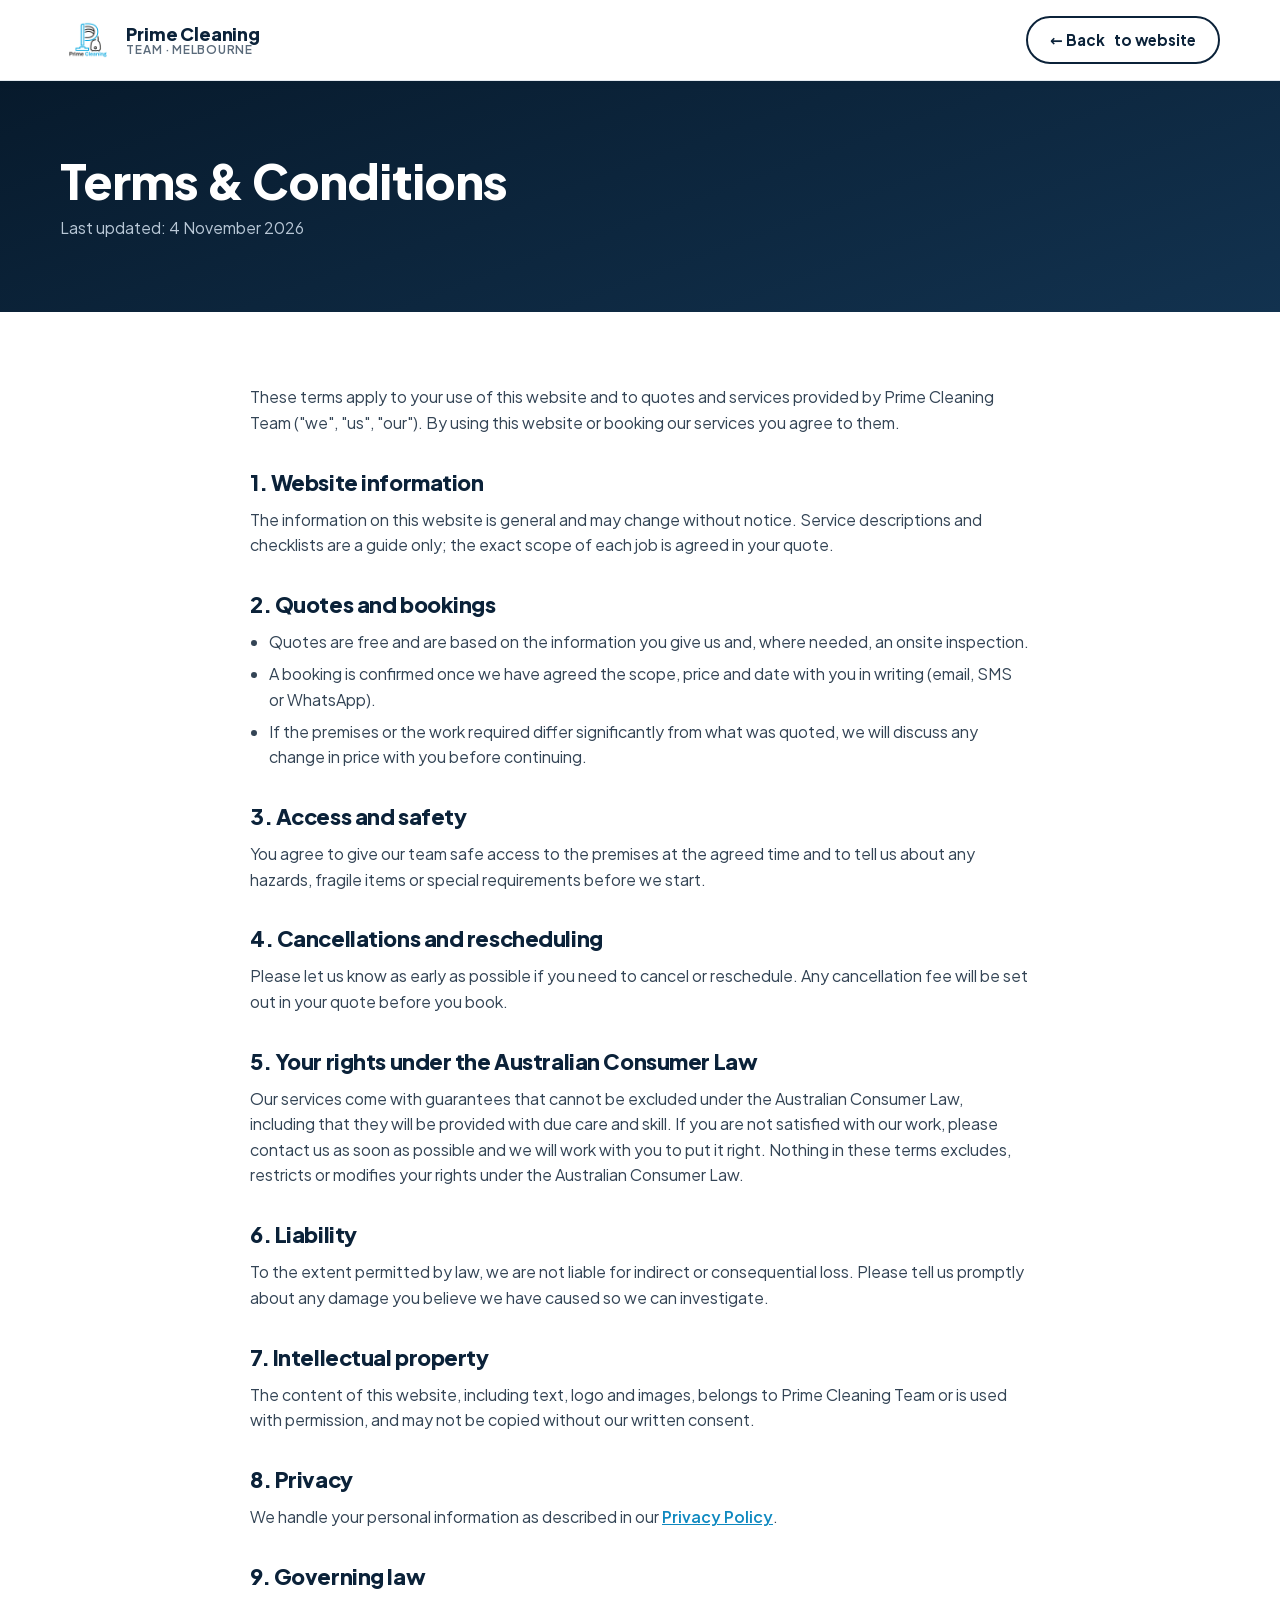
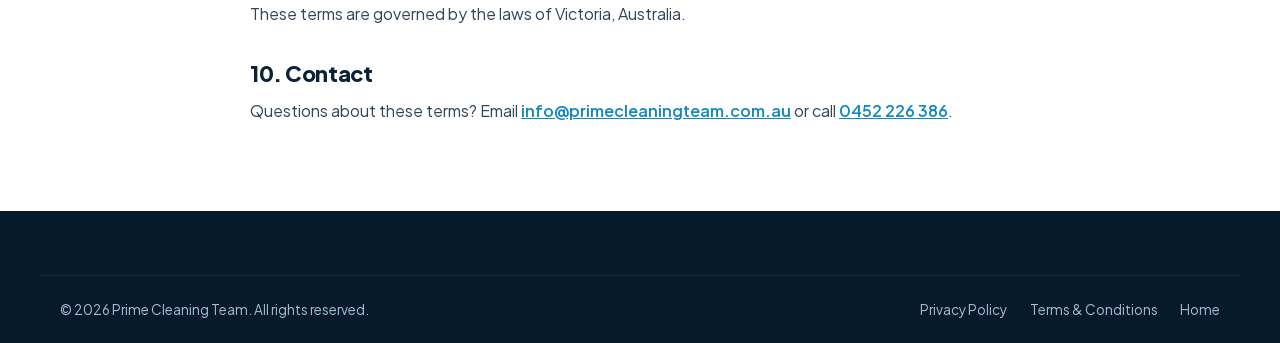
<file: terms.html>
<!doctype html>
<html lang="en-AU">
<head>
  <meta charset="utf-8">
  <meta name="viewport" content="width=device-width, initial-scale=1">
  <title>Terms &amp; Conditions | Prime Cleaning Team</title>
  <meta name="description" content="Terms and conditions for using the Prime Cleaning Team website and services.">
  <meta name="theme-color" content="#0b2239">
  <link rel="icon" href="assets/img/logo.gif">
  <link rel="preload" href="assets/fonts/plus-jakarta-sans-latin.woff2" as="font" type="font/woff2" crossorigin>
  <link rel="stylesheet" href="assets/css/styles.css">
</head>
<body>
  <!-- DRAFT. Have it reviewed by a lawyer before publishing. -->
  <header class="header is-scrolled">
    <div class="container header__inner">
      <a href="index.html" class="brand" aria-label="Prime Cleaning Team – home">
        <img src="assets/img/logo.gif" alt="" width="56" height="56">
        <span class="brand__text"><strong>Prime Cleaning</strong><small>Team · Melbourne</small></span>
      </a>
      <a href="index.html" class="btn btn--outline header__back">← Back<span class="hide-sm"> to website</span></a>
    </div>
  </header>

  <main>
    <section class="legal-hero">
      <div class="container">
        <h1>Terms &amp; Conditions</h1>
        <p>Last updated: 4 November 2026</p>
      </div>
    </section>

    <section class="legal">
      <div class="container">
        <p>
          These terms apply to your use of this website and to quotes and services provided by Prime Cleaning Team
          ("we", "us", "our"). By using this website or booking our services you agree to them.
        </p>

        <h2>1. Website information</h2>
        <p>
          The information on this website is general and may change without notice. Service descriptions and
          checklists are a guide only; the exact scope of each job is agreed in your quote.
        </p>

        <h2>2. Quotes and bookings</h2>
        <ul>
          <li>Quotes are free and are based on the information you give us and, where needed, an onsite inspection.</li>
          <li>A booking is confirmed once we have agreed the scope, price and date with you in writing (email, SMS or WhatsApp).</li>
          <li>If the premises or the work required differ significantly from what was quoted, we will discuss any change in price with you before continuing.</li>
        </ul>

        <h2>3. Access and safety</h2>
        <p>
          You agree to give our team safe access to the premises at the agreed time and to tell us about any
          hazards, fragile items or special requirements before we start.
        </p>

        <h2>4. Cancellations and rescheduling</h2>
        <p>
          Please let us know as early as possible if you need to cancel or reschedule. Any cancellation fee will be
          set out in your quote before you book.
        </p>

        <h2>5. Your rights under the Australian Consumer Law</h2>
        <p>
          Our services come with guarantees that cannot be excluded under the Australian Consumer Law, including
          that they will be provided with due care and skill. If you are not satisfied with our work, please contact us
          as soon as possible and we will work with you to put it right. Nothing in these terms excludes, restricts or
          modifies your rights under the Australian Consumer Law.
        </p>

        <h2>6. Liability</h2>
        <p>
          To the extent permitted by law, we are not liable for indirect or consequential loss. Please tell us
          promptly about any damage you believe we have caused so we can investigate.
        </p>

        <h2>7. Intellectual property</h2>
        <p>
          The content of this website, including text, logo and images, belongs to Prime Cleaning Team or is used
          with permission, and may not be copied without our written consent.
        </p>

        <h2>8. Privacy</h2>
        <p>We handle your personal information as described in our <a href="privacy.html">Privacy Policy</a>.</p>

        <h2>9. Governing law</h2>
        <p>These terms are governed by the laws of Victoria, Australia.</p>

        <h2>10. Contact</h2>
        <p>
          Questions about these terms? Email <a href="mailto:info@primecleaningteam.com.au">info@primecleaningteam.com.au</a>
          or call <a href="tel:+61452226386">0452 226 386</a>.
        </p>
      </div>
    </section>
  </main>

  <footer class="footer">
    <div class="container footer__bottom">
      <span>© <span id="year">2026</span> Prime Cleaning Team. All rights reserved.</span>
      <span class="footer__legal">
        <a href="privacy.html">Privacy Policy</a>
        <a href="terms.html">Terms &amp; Conditions</a>
        <a href="index.html">Home</a>
      </span>
    </div>
  </footer>
</body>
</html>
</file>
<file: assets/css/styles.css>
/* =========================================================
   Prime Cleaning Team – corporate site
   ========================================================= */

@font-face {
  font-family: "Plus Jakarta Sans";
  font-style: normal;
  font-weight: 400 800;
  font-display: swap;
  src: url("../fonts/plus-jakarta-sans-latin.woff2") format("woff2");
}

:root {
  --navy-900: #071a2c;
  --navy-800: #0b2239;
  --navy-700: #12324f;
  --blue-500: #1aa3dd;   /* logo blue */
  --blue-600: #0f89c0;
  --blue-50:  #eaf6fc;
  --wa:       #25d366;
  --wa-dark:  #1ebe5a;
  --ink:      #13212f;
  --muted:    #5b6b7b;
  --line:     #e3e9ef;
  --bg:       #ffffff;
  --tint:     #f4f8fb;

  --radius: 18px;
  --radius-sm: 12px;
  --shadow-sm: 0 2px 8px rgba(11, 34, 57, .06);
  --shadow:    0 18px 40px -18px rgba(11, 34, 57, .25);
  --shadow-lg: 0 30px 70px -25px rgba(7, 26, 44, .45);

  --font: "Plus Jakarta Sans", system-ui, -apple-system, "Segoe UI", Roboto, sans-serif;
  --container: 1200px;
  --header-h: 80px;
}

*, *::before, *::after { box-sizing: border-box; }
html { scroll-behavior: smooth; scroll-padding-top: calc(var(--header-h) + 12px); }
body {
  margin: 0;
  font-family: var(--font);
  color: var(--ink);
  background: var(--bg);
  line-height: 1.6;
  font-size: 16px;
  -webkit-font-smoothing: antialiased;
  overflow-x: hidden;
}
img { max-width: 100%; display: block; }
a { color: inherit; text-decoration: none; }
h1, h2, h3, h4 { line-height: 1.15; margin: 0 0 .5em; letter-spacing: -.02em; }
h2 { font-size: clamp(1.75rem, 1.2rem + 2vw, 2.6rem); font-weight: 800; }
h3 { font-size: 1.15rem; font-weight: 700; }
p { margin: 0 0 1em; }

svg { width: 20px; height: 20px; fill: none; stroke: currentColor; stroke-width: 2; stroke-linecap: round; stroke-linejoin: round; flex-shrink: 0; }
svg.fill { fill: currentColor; stroke: none; }

.container { width: 100%; max-width: var(--container); margin: 0 auto; padding: 0 20px; }

/* ---------- Buttons ---------- */
.btn {
  display: inline-flex; align-items: center; justify-content: center; gap: .55rem;
  padding: .8rem 1.4rem; border-radius: 999px; border: 2px solid transparent;
  font: 700 .95rem/1.2 var(--font); cursor: pointer; white-space: nowrap;
  transition: transform .2s ease, box-shadow .2s ease, background .2s ease, color .2s ease;
}
.btn:hover { transform: translateY(-2px); }
.btn:active { transform: translateY(0); }
.btn--lg { padding: 1rem 1.7rem; font-size: 1rem; }
.btn--block { width: 100%; }
.btn--primary { background: var(--blue-500); color: #fff; box-shadow: 0 10px 24px -10px rgba(26, 163, 221, .8); }
.btn--primary:hover { background: var(--blue-600); }
.btn--whatsapp { background: var(--wa); color: #fff; box-shadow: 0 10px 24px -10px rgba(37, 211, 102, .8); }
.btn--whatsapp:hover { background: var(--wa-dark); }
.btn--white { background: #fff; color: var(--navy-800); }
.btn--outline { border-color: var(--navy-800); color: var(--navy-800); }
.btn--outline:hover { background: var(--navy-800); color: #fff; }
.btn:focus-visible, a:focus-visible, button:focus-visible, input:focus-visible, select:focus-visible, textarea:focus-visible {
  outline: 3px solid rgba(26, 163, 221, .5); outline-offset: 2px;
}

.eyebrow {
  display: inline-flex; align-items: center; gap: .5rem;
  font-size: .8rem; font-weight: 700; letter-spacing: .14em; text-transform: uppercase;
  color: var(--blue-600); margin-bottom: .9rem;
}
.eyebrow::before { content: ""; width: 26px; height: 2px; background: currentColor; border-radius: 2px; }
.eyebrow--light { color: #8fd6f5; }

/* ---------- Top bar ---------- */
.topbar { background: var(--navy-900); color: #b8c7d6; font-size: .82rem; }
.topbar__inner { display: flex; gap: 1.6rem; justify-content: flex-end; align-items: center; min-height: 40px; }
.topbar__item { display: inline-flex; align-items: center; gap: .45rem; }
.topbar__item:first-child { margin-right: auto; }
.topbar__item svg { width: 15px; height: 15px; color: var(--blue-500); }
a.topbar__item:hover { color: #fff; }

/* ---------- Header ---------- */
.header {
  position: sticky; top: 0; z-index: 50;
  background: rgba(255, 255, 255, .92);
  backdrop-filter: saturate(160%) blur(14px);
  -webkit-backdrop-filter: saturate(160%) blur(14px);
  border-bottom: 1px solid transparent;
  transition: box-shadow .3s ease, border-color .3s ease;
}
.header.is-scrolled { box-shadow: var(--shadow-sm); border-color: var(--line); }
.header__inner { display: flex; align-items: center; gap: 2rem; height: var(--header-h); }

.brand { display: inline-flex; align-items: center; gap: .65rem; }
.brand img { width: 56px; height: 56px; object-fit: contain; border-radius: 12px; background: #fff; }
.brand__text { white-space: nowrap; display: flex; flex-direction: column; line-height: 1.1; }
.brand__text strong { font-size: 1.12rem; font-weight: 800; color: var(--navy-800); letter-spacing: -.01em; }
.brand__text small { font-size: .74rem; color: var(--muted); font-weight: 600; letter-spacing: .06em; text-transform: uppercase; }
.brand--light strong { color: #fff; }
.brand--light small { color: #8ea3b8; }

.nav { display: flex; gap: 1.8rem; margin-left: auto; }
.nav a { white-space: nowrap; font-weight: 600; font-size: .95rem; color: var(--navy-700); position: relative; padding: .4rem 0; }
.nav a:not(.btn)::after {
  content: ""; position: absolute; left: 0; bottom: 0; height: 2px; width: 0;
  background: var(--blue-500); transition: width .25s ease;
}
.nav a:not(.btn):hover::after { width: 100%; }
.nav__cta-mobile { display: none !important; }

.header__actions { display: flex; align-items: center; gap: 1.2rem; }
.header__phone { white-space: nowrap; display: flex; align-items: center; gap: .6rem; font-weight: 800; color: var(--navy-800); }
.header__phone small { display: block; font-size: .72rem; font-weight: 600; color: var(--muted); }
.header__phone-icon {
  display: grid; place-items: center; width: 42px; height: 42px; border-radius: 50%;
  background: var(--blue-50); color: var(--blue-600);
}
.header__phone-icon svg { width: 18px; height: 18px; }

.burger { display: none; width: 44px; height: 44px; border: 0; background: var(--blue-50); border-radius: 12px; cursor: pointer; padding: 12px 11px; }
.burger span { display: block; height: 2px; background: var(--navy-800); border-radius: 2px; transition: transform .3s ease, opacity .3s ease; }
.burger span + span { margin-top: 6px; }
.burger[aria-expanded="true"] span:nth-child(1) { transform: translateY(8px) rotate(45deg); }
.burger[aria-expanded="true"] span:nth-child(2) { opacity: 0; }
.burger[aria-expanded="true"] span:nth-child(3) { transform: translateY(-8px) rotate(-45deg); }

/* ---------- Hero ---------- */
.hero { position: relative; color: #fff; overflow: hidden; isolation: isolate; }
.hero__bg {
  position: absolute; inset: 0; z-index: -1;
  background:
    linear-gradient(100deg, rgba(7, 26, 44, .96) 0%, rgba(11, 34, 57, .88) 42%, rgba(11, 34, 57, .45) 75%, rgba(11, 34, 57, .3) 100%),
    url("../img/hero-03.jpg") center / cover no-repeat;
  animation: heroZoom 18s ease-out both;
}
.hero::after { /* subtle blue glow */
  content: ""; position: absolute; z-index: -1; width: 640px; height: 640px; left: -220px; bottom: -320px;
  background: radial-gradient(circle, rgba(26, 163, 221, .35), transparent 65%);
}
@keyframes heroZoom { from { transform: scale(1.08); } to { transform: scale(1); } }

.hero__inner {
  display: grid; grid-template-columns: 1.15fr .85fr; gap: 3.5rem; align-items: center;
  padding: clamp(3.5rem, 7vw, 6.5rem) 20px;
}
.hero h1 { font-size: clamp(2.2rem, 1.3rem + 3.6vw, 3.9rem); font-weight: 800; letter-spacing: -.03em; margin-bottom: 1.2rem; }
.hero h1 .hl {
  background: linear-gradient(90deg, #5fd0ff, #b4ecff);
  -webkit-background-clip: text; background-clip: text; color: transparent;
}
.hero__lead { font-size: 1.08rem; color: #c9d7e4; max-width: 560px; margin-bottom: 2rem; }
.hero__buttons { display: flex; flex-wrap: wrap; gap: .9rem; margin-bottom: 2rem; }
.hero__trust { list-style: none; margin: 0; padding: 0; display: flex; flex-wrap: wrap; gap: .6rem 1.6rem; font-weight: 600; font-size: .92rem; color: #dbe6f0; }
.hero__trust li { display: inline-flex; align-items: center; gap: .45rem; }
.hero__trust svg { width: 18px; height: 18px; color: var(--wa); stroke-width: 3; }

/* Quote card */
.quote-card {
  background: #fff; color: var(--ink); border-radius: 22px; padding: 1.8rem;
  box-shadow: var(--shadow-lg); border-top: 5px solid var(--blue-500);
}
.quote-card__head { text-align: center; margin-bottom: 1.2rem; }
.quote-card__head h2 { font-size: 1.45rem; text-transform: uppercase; letter-spacing: .04em; margin-bottom: .2rem; }
.quote-card__head p { color: var(--muted); font-size: .9rem; margin: 0; }

/* ---------- Forms ---------- */
.lead-form { display: grid; gap: .85rem; }
.field-grid { display: grid; grid-template-columns: 1fr 1fr; gap: .85rem; }
.field { display: grid; gap: .3rem; }
.field span { font-size: .8rem; font-weight: 700; color: var(--navy-700); }
.field input, .field select, .field textarea {
  width: 100%; font: 500 .95rem var(--font); color: var(--ink);
  padding: .78rem .95rem; border-radius: var(--radius-sm);
  border: 1.5px solid var(--line); background: var(--tint);
  transition: border-color .2s ease, background .2s ease, box-shadow .2s ease;
}
.field textarea { resize: vertical; min-height: 70px; }
.field select { appearance: none; background-image: url("data:image/svg+xml,%3Csvg xmlns='http://www.w3.org/2000/svg' viewBox='0 0 24 24' fill='none' stroke='%235b6b7b' stroke-width='2'%3E%3Cpath d='m6 9 6 6 6-6'/%3E%3C/svg%3E"); background-repeat: no-repeat; background-position: right .8rem center; background-size: 18px; padding-right: 2.4rem; }
.field input:focus, .field select:focus, .field textarea:focus { outline: none; border-color: var(--blue-500); background-color: #fff; box-shadow: 0 0 0 4px rgba(26, 163, 221, .15); }
.field.has-error input, .field.has-error textarea { border-color: #e5484d; background-color: #fff5f5; }
.hp { position: absolute !important; left: -9999px !important; width: 1px; height: 1px; opacity: 0; }
.form-status { margin: 0; font-size: .88rem; font-weight: 600; min-height: 1.2em; text-align: center; }
.form-status.ok { color: #148a43; }
.form-status.err { color: #c7343a; }
.consent { display: flex; gap: .6rem; align-items: flex-start; font-size: .84rem; color: var(--muted); cursor: pointer; line-height: 1.45; }
.consent input { flex-shrink: 0; width: 18px; height: 18px; margin: .1rem 0 0; accent-color: var(--blue-500); cursor: pointer; }
.consent a, .form-note a { color: var(--blue-600); font-weight: 700; text-decoration: underline; }
.consent.has-error { color: #c7343a; }
.consent.has-error input { outline: 2px solid #e5484d; outline-offset: 2px; }
.form-note { margin: 0; font-size: .8rem; color: var(--muted); text-align: center; }
.btn.is-loading { opacity: .75; pointer-events: none; }

/* ---------- Stats ---------- */
.stats { background: var(--navy-800); color: #fff; }
.stats__grid { display: grid; grid-template-columns: repeat(4, 1fr); }
.stat { padding: 1.8rem 1rem; text-align: center; border-left: 1px solid rgba(255, 255, 255, .08); }
.stat:first-child { border-left: 0; }
.stat strong { display: block; font-size: clamp(1.7rem, 1.2rem + 1.6vw, 2.4rem); font-weight: 800; color: #6fd3ff; letter-spacing: -.02em; }
.stat span { font-size: .88rem; color: #a9bccf; font-weight: 500; }

/* ---------- Sections ---------- */
.section { padding: clamp(4rem, 8vw, 6.5rem) 0; }
.section--tint { background: var(--tint); }
.section--dark { background: linear-gradient(160deg, var(--navy-900), var(--navy-700)); color: #fff; position: relative; overflow: hidden; }
.section--dark::before {
  content: ""; position: absolute; inset: 0; opacity: .08;
  background: url("../img/drops.jpg") center / cover;
}
.section--dark > .container { position: relative; }
.section__head { max-width: 720px; margin: 0 auto 3rem; text-align: center; }
.section__head .eyebrow::after { content: ""; width: 26px; height: 2px; background: currentColor; border-radius: 2px; }
.section__head p { color: var(--muted); font-size: 1.05rem; }
.section__head--light p { color: #b8c7d6; }

/* ---------- Service cards ---------- */
.cards { display: grid; grid-template-columns: repeat(3, 1fr); gap: 1.6rem; }
.card {
  background: #fff; border-radius: var(--radius); overflow: hidden;
  border: 1px solid var(--line); box-shadow: var(--shadow-sm);
  display: flex; flex-direction: column;
  transition: transform .35s ease, box-shadow .35s ease;
}
.card:hover { transform: translateY(-6px); box-shadow: var(--shadow); }
.card__img { aspect-ratio: 16 / 10; overflow: hidden; position: relative; }
.card__img img { width: 100%; height: 100%; object-fit: cover; transition: transform .6s ease; }
.card:hover .card__img img { transform: scale(1.06); }
.card__body { padding: 1.5rem 1.5rem 1.6rem; display: flex; flex-direction: column; flex: 1; }
.card__body h3 { font-size: 1.2rem; color: var(--navy-800); }
.card__body p { color: var(--muted); font-size: .95rem; flex: 1; }
.card__link { display: inline-flex; align-items: center; gap: .4rem; font-weight: 700; color: var(--blue-600); font-size: .92rem; }
.card__link svg { width: 18px; height: 18px; transition: transform .25s ease; }
.card__link:hover svg { transform: translateX(4px); }

/* ---------- Split / about ---------- */
.split { display: grid; grid-template-columns: 1fr 1fr; gap: 4rem; align-items: center; }
.split__media { position: relative; }
.split__media img { width: 100%; aspect-ratio: 4 / 3.4; object-fit: cover; border-radius: 24px; box-shadow: var(--shadow); }
.split__media::before {
  content: ""; position: absolute; inset: -18px auto auto -18px; width: 45%; height: 55%;
  border-radius: 24px; background: repeating-linear-gradient(45deg, rgba(26, 163, 221, .18) 0 2px, transparent 2px 12px); z-index: -1;
}
.badge-float {
  position: absolute; right: -14px; bottom: 28px; background: var(--navy-800); color: #fff;
  border-radius: 18px; padding: 1.1rem 1.4rem; display: flex; align-items: center; gap: .9rem; box-shadow: var(--shadow-lg);
}
.badge-float strong { font-size: 2.3rem; font-weight: 800; color: #6fd3ff; line-height: 1; }
.badge-float span { font-size: .85rem; line-height: 1.3; color: #c9d7e4; }
.split__copy > p { color: var(--muted); font-size: 1.03rem; }

.features { display: grid; gap: 1.2rem; margin: 1.8rem 0 2rem; }
.feature { display: flex; gap: 1rem; align-items: flex-start; background: #fff; padding: 1.1rem 1.2rem; border-radius: var(--radius-sm); border: 1px solid var(--line); transition: border-color .25s ease, box-shadow .25s ease; }
.feature:hover { border-color: rgba(26, 163, 221, .45); box-shadow: var(--shadow-sm); }
.feature__icon { flex-shrink: 0; width: 54px; height: 54px; border-radius: 14px; background: var(--blue-50); display: grid; place-items: center; }
.feature__icon img { width: 36px; height: 36px; object-fit: contain; }
.feature h3 { margin-bottom: .2rem; color: var(--navy-800); }
.feature p { margin: 0; color: var(--muted); font-size: .93rem; }

/* ---------- Tabs / checklist ---------- */
.tabs__list { display: flex; justify-content: center; gap: .5rem; margin-bottom: 2rem; flex-wrap: wrap; }
.tabs__list button {
  font: 700 .95rem var(--font); padding: .75rem 1.4rem; border-radius: 999px; cursor: pointer;
  border: 1.5px solid var(--line); background: #fff; color: var(--navy-700); transition: all .2s ease;
}
.tabs__list button[aria-selected="true"] { background: var(--navy-800); border-color: var(--navy-800); color: #fff; }
.tabs__panel { animation: fadeUp .4s ease both; }
.checklist { display: grid; grid-template-columns: repeat(4, 1fr); gap: 1.4rem; }
.checklist__col { background: var(--tint); border-radius: var(--radius); padding: 1.5rem; border: 1px solid var(--line); }
.checklist__col h3 { display: flex; align-items: center; gap: .55rem; color: var(--navy-800); padding-bottom: .8rem; border-bottom: 2px solid var(--blue-500); margin-bottom: 1rem; }
.checklist ul { list-style: none; margin: 0; padding: 0; display: grid; gap: .65rem; }
.checklist li { position: relative; padding-left: 1.7rem; font-size: .92rem; color: #334455; }
.checklist li::before {
  content: ""; position: absolute; left: 0; top: .15em; width: 1.1rem; height: 1.1rem; border-radius: 50%;
  background: var(--blue-500) url("data:image/svg+xml,%3Csvg xmlns='http://www.w3.org/2000/svg' viewBox='0 0 24 24' fill='none' stroke='white' stroke-width='3.5' stroke-linecap='round' stroke-linejoin='round'%3E%3Cpath d='m5 12 5 5L20 7'/%3E%3C/svg%3E") center / 62% no-repeat;
}
.small-note { text-align: center; color: var(--muted); font-size: .85rem; margin-top: 1.4rem; }

/* ---------- Steps ---------- */
.steps { list-style: none; margin: 0; padding: 0; display: grid; grid-template-columns: repeat(3, 1fr); gap: 1.6rem; counter-reset: s; }
.step {
  position: relative; padding: 2rem 1.8rem; border-radius: var(--radius);
  background: rgba(255, 255, 255, .05); border: 1px solid rgba(255, 255, 255, .1);
  backdrop-filter: blur(6px); transition: background .3s ease, transform .3s ease;
}
.step:hover { background: rgba(255, 255, 255, .09); transform: translateY(-4px); }
.step__num { display: inline-block; font-size: 2.6rem; font-weight: 800; line-height: 1; margin-bottom: 1rem;
  background: linear-gradient(135deg, #6fd3ff, var(--blue-500)); -webkit-background-clip: text; background-clip: text; color: transparent; }
.step h3 { font-size: 1.25rem; }
.step p { color: #b8c7d6; margin: 0; }
.step:not(:last-child)::after {
  content: ""; position: absolute; top: 3.2rem; right: -1.3rem; width: 1rem; height: 2px; background: rgba(111, 211, 255, .5);
}

/* ---------- Areas ---------- */
.split--areas { grid-template-columns: .9fr 1.1fr; align-items: start; }
.split--areas p { color: var(--muted); }
.chips { list-style: none; margin: 0; padding: 0; display: flex; flex-wrap: wrap; gap: .6rem; }
.chips li {
  padding: .55rem 1rem; border-radius: 999px; background: var(--tint); border: 1px solid var(--line);
  font-weight: 600; font-size: .9rem; color: var(--navy-700); transition: all .2s ease;
}
.chips li:hover { background: var(--blue-500); border-color: var(--blue-500); color: #fff; transform: translateY(-2px); }

/* ---------- CTA band ---------- */
.cta-band {
  background: linear-gradient(110deg, var(--blue-600), var(--blue-500) 60%, #38c1f2);
  color: #fff; padding: 3rem 0; position: relative; overflow: hidden;
}
.cta-band::after { content: ""; position: absolute; right: -80px; top: -120px; width: 360px; height: 360px; border-radius: 50%; background: rgba(255, 255, 255, .12); }
.cta-band__inner { display: flex; align-items: center; justify-content: space-between; gap: 2rem; position: relative; z-index: 1; }
.cta-band h2 { font-size: clamp(1.5rem, 1.1rem + 1.5vw, 2.1rem); margin-bottom: .3rem; }
.cta-band p { margin: 0; color: #e3f5fd; }
.cta-band__buttons { display: flex; gap: .8rem; flex-wrap: wrap; }

/* ---------- Contact ---------- */
.contact { display: grid; grid-template-columns: .85fr 1.15fr; gap: 3.5rem; align-items: start; }
.contact__info > p { color: var(--muted); }
.contact__list { list-style: none; margin: 2rem 0 0; padding: 0; display: grid; gap: 1.1rem; }
.contact__list li { display: flex; gap: 1rem; align-items: center; font-weight: 600; color: var(--navy-800); }
.contact__list small { display: block; font-size: .78rem; color: var(--muted); font-weight: 600; text-transform: uppercase; letter-spacing: .06em; }
.contact__list a:hover { color: var(--blue-600); }
.contact__icon { width: 50px; height: 50px; border-radius: 14px; background: #fff; border: 1px solid var(--line); display: grid; place-items: center; color: var(--blue-600); flex-shrink: 0; box-shadow: var(--shadow-sm); }
.contact__form { background: #fff; border-radius: 24px; padding: clamp(1.4rem, 3vw, 2.4rem); box-shadow: var(--shadow); border: 1px solid var(--line); }
.lead-form--big { gap: 1rem; }

/* ---------- Footer ---------- */
.footer { background: var(--navy-900); color: #a9bccf; padding: 4rem 0 0; font-size: .93rem; }
.footer__grid { display: grid; grid-template-columns: 1.5fr 1fr 1fr 1.2fr; gap: 2.5rem; padding-bottom: 3rem; }
.footer .brand { margin-bottom: 1rem; }
.footer .brand img { width: 48px; height: 48px; }
.footer h4 { color: #fff; font-size: 1rem; margin-bottom: 1rem; }
.footer ul { list-style: none; margin: 0; padding: 0; display: grid; gap: .55rem; }
.footer a:hover { color: #6fd3ff; }
.footer__bottom { display: flex; justify-content: space-between; gap: 1rem; flex-wrap: wrap; border-top: 1px solid rgba(255, 255, 255, .08); padding: 1.4rem 20px; font-size: .85rem; }

.footer__legal { display: inline-flex; flex-wrap: wrap; gap: .4rem 1.4rem; justify-content: center; }

/* ---------- Legal pages ---------- */
.header__back { margin-left: auto; }
.legal-hero { background: linear-gradient(160deg, var(--navy-900), var(--navy-700)); color: #fff; padding: clamp(3rem, 6vw, 4.5rem) 0; }
.legal-hero h1 { font-size: clamp(2rem, 1.4rem + 2.4vw, 3rem); font-weight: 800; margin: 0 0 .4rem; }
.legal-hero p { color: #b8c7d6; margin: 0; }
.legal { padding: clamp(2.5rem, 6vw, 4.5rem) 0; }
.legal .container { max-width: 820px; }
.legal h2 { font-size: 1.35rem; margin: 2.2rem 0 .7rem; color: var(--navy-800); }
.legal p, .legal li { color: #334455; }
.legal ul { padding-left: 1.2rem; margin: 0 0 1em; }
.legal li { margin-bottom: .4rem; }
.legal a { color: var(--blue-600); font-weight: 600; text-decoration: underline; }
.legal-note { background: var(--blue-50); border-left: 4px solid var(--blue-500); border-radius: 10px; padding: 1rem 1.2rem; font-size: .92rem; }

/* ---------- Floating WhatsApp ---------- */
.wa-float {
  position: fixed; right: 20px; bottom: 20px; z-index: 60;
  width: 60px; height: 60px; border-radius: 50%; background: var(--wa); color: #fff;
  display: grid; place-items: center; box-shadow: 0 12px 28px -8px rgba(37, 211, 102, .7);
  transition: transform .25s ease;
}
.wa-float svg { width: 32px; height: 32px; }
.wa-float:hover { transform: scale(1.08); }
.wa-float::before {
  content: ""; position: absolute; inset: 0; border-radius: 50%; border: 2px solid var(--wa);
  animation: pulse 2.2s ease-out infinite;
}
@keyframes pulse { from { transform: scale(1); opacity: .8; } to { transform: scale(1.6); opacity: 0; } }

/* ---------- Reveal on scroll ---------- */
.reveal { opacity: 0; transform: translateY(26px); transition: opacity .7s ease var(--d, 0s), transform .7s cubic-bezier(.2, .7, .2, 1) var(--d, 0s); }
.reveal.is-visible { opacity: 1; transform: none; }
.no-js .reveal { opacity: 1; transform: none; }
@keyframes fadeUp { from { opacity: 0; transform: translateY(10px); } to { opacity: 1; transform: none; } }

@media (prefers-reduced-motion: reduce) {
  html { scroll-behavior: auto; }
  *, *::before, *::after { animation: none !important; transition: none !important; }
  .reveal { opacity: 1; transform: none; }
}

/* =========================================================
   Responsive
   ========================================================= */
@media (max-width: 1280px) {
  .nav { gap: 1.3rem; }
  .header__phone > span:last-child { display: none; }
}

@media (max-width: 1100px) {
  .checklist { grid-template-columns: repeat(2, 1fr); }
}

@media (max-width: 1080px) {
  :root { --header-h: 70px; }
  .brand img { width: 48px; height: 48px; }
  .burger { display: block; }
  .header__cta { display: none; }
  .nav {
    position: fixed; inset: calc(var(--header-h) + 0px) 0 auto 0; margin: 0;
    flex-direction: column; gap: 0; background: #fff; padding: .5rem 20px 1.5rem;
    border-bottom: 1px solid var(--line); box-shadow: var(--shadow);
    transform: translateY(-12px); opacity: 0; visibility: hidden; transition: all .25s ease;
    max-height: calc(100vh - var(--header-h)); overflow-y: auto;
  }
  .nav.is-open { transform: none; opacity: 1; visibility: visible; }
  .nav a:not(.btn) { padding: 1rem 0; border-bottom: 1px solid var(--line); font-size: 1.05rem; }
  .nav a:not(.btn)::after { display: none; }
  .nav__cta-mobile { display: inline-flex !important; margin-top: 1rem; }

  .hero__inner { grid-template-columns: 1fr; gap: 2.5rem; }
  .cards { grid-template-columns: repeat(2, 1fr); }
  .split, .split--areas, .contact { grid-template-columns: 1fr; gap: 2.5rem; }
  .split__media { max-width: 620px; }
  .steps { grid-template-columns: 1fr; }
  .step:not(:last-child)::after { display: none; }
  .stats__grid { grid-template-columns: repeat(2, 1fr); }
  .stat:nth-child(3) { border-left: 0; }
  .stat:nth-child(n+3) { border-top: 1px solid rgba(255, 255, 255, .08); }
  .cta-band__inner { flex-direction: column; text-align: center; }
  .footer__grid { grid-template-columns: 1fr 1fr; }
}

@media (max-width: 640px) {
  body { font-size: 15.5px; }
  .hide-sm { display: none; }
  .header__back { padding: .6rem 1rem; font-size: .88rem; }
  .container { padding: 0 16px; }
  .topbar__inner { justify-content: center; gap: 1rem; }
  .topbar__item:first-child, .topbar__hide-sm { display: none; }
  .brand__text small { display: none; }
  .header__phone-icon { width: 44px; height: 44px; }
  .hero__inner { padding: 3rem 16px 3.5rem; }
  .hero__buttons .btn { width: 100%; }
  .hero__bg { background-position: 70% center; }
  .quote-card { padding: 1.4rem; }
  .field-grid { grid-template-columns: 1fr; }
  .cards, .checklist { grid-template-columns: 1fr; }
  .badge-float { right: 10px; bottom: 14px; padding: .8rem 1rem; }
  .badge-float strong { font-size: 1.8rem; }
  .split__media::before { display: none; }
  .cta-band__buttons { width: 100%; flex-direction: column; }
  .footer__grid { grid-template-columns: 1fr; gap: 2rem; }
  .footer__bottom { justify-content: center; text-align: center; padding: 1.4rem 16px 5.5rem; }
  .wa-float { right: 16px; bottom: 16px; width: 56px; height: 56px; }
}
</file>
